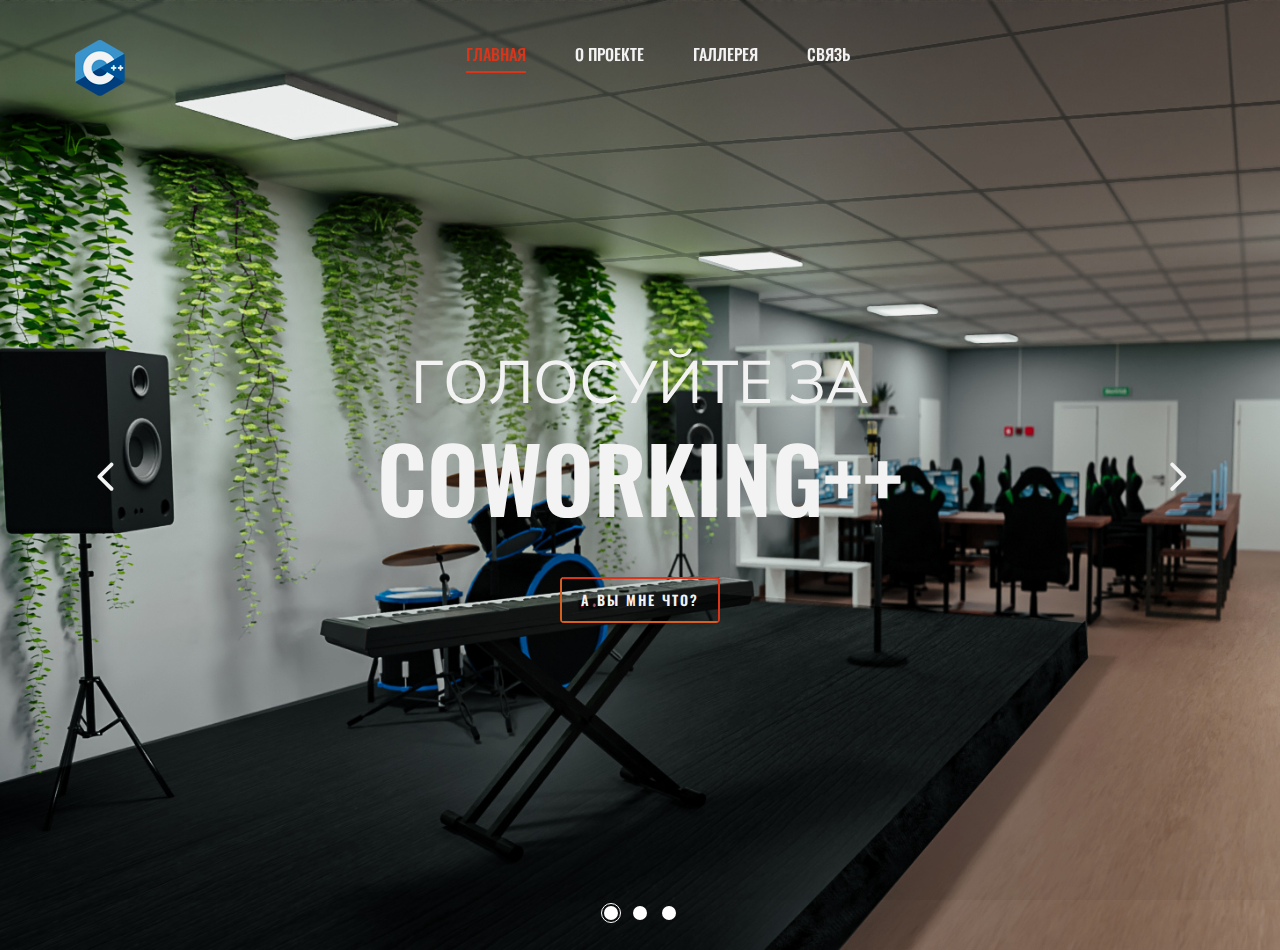
<file: index.html>
<!DOCTYPE html>
<html lang="zxx">

<head>
    <meta charset="UTF-8">
    <meta name="description" content="Activitar Template">
    <meta name="keywords" content="Activitar, unica, creative, html">
    <meta name="viewport" content="width=device-width, initial-scale=1.0">
    <meta http-equiv="X-UA-Compatible" content="ie=edge">
    <title>Coworking++</title>

    <!-- Google Font -->
    <link href="https://fonts.googleapis.com/css?family=Nunito+Sans:400,600,700,800,900&display=swap" rel="stylesheet">
    <link href="https://fonts.googleapis.com/css?family=Oswald:300,400,500,600,700&display=swap" rel="stylesheet">

    <!-- Css Styles -->
    <link rel="stylesheet" href="css/bootstrap.min.css" type="text/css">
    <link rel="stylesheet" href="css/font-awesome.min.css" type="text/css">
    <link rel="stylesheet" href="css/elegant-icons.css" type="text/css">
    <link rel="stylesheet" href="css/nice-select.css" type="text/css">
    <link rel="stylesheet" href="css/owl.carousel.min.css" type="text/css">
    <link rel="stylesheet" href="css/magnific-popup.css" type="text/css">
    <link rel="stylesheet" href="css/slicknav.min.css" type="text/css">
    <link rel="stylesheet" href="css/style.css" type="text/css">
</head>

<body>
    <!-- Page Preloder -->
    <div id="preloder">
        <div class="loader"></div>
    </div>

      <!-- Header Section Begin -->
    <header class="header-section">
        <div class="container-fluid">
            <div class="logo">
                <a href="./index.html">
                    <img src="img/logo.png" alt="">
                </a>
            </div>

            <div class="container">
                <div class="nav-menu">
                    <nav class="mainmenu mobile-menu">
                        <ul>
                            <li class="active"><a href="./index.html">Главная</a></li>
                            <li><a href="./about-us.html">О проекте</a></li>
                            <li><a href="./gallery.html">Галлерея</a></li>
                            <li><a href="./blog.html">Связь</a></li>
                        </ul>
                    </nav>
                </div>
            </div>
            <div id="mobile-menu-wrap"></div>
        </div>
    </header>
    <!-- Header End -->

    <!-- Hero Section Begin -->
    <section class="hero-section">
        <div class="hero-items owl-carousel">
            <div class="single-hero-item set-bg" data-setbg="img/слайдер/1.jpg">
                <div class="container">
                    <div class="row">
                        <div class="col-lg-12">
                            <div class="hero-text">
                                <h2>Голосуйте за</h2>
                                <h1>COWORKING++</h1>
                                <a href="#" class="primary-btn">А вы мне что?</a>
                            </div>
                        </div>
                    </div>
                </div>
            </div>
            <div class="single-hero-item set-bg" data-setbg="img/слайдер/2.jpg">
                <div class="container">
                    <div class="row">
                        <div class="col-lg-12">
                            <div class="hero-text">
                                <h2>Голосуйте за</h2>
                                <h1>COWORKING++</h1>
                                <a href="#" class="primary-btn">А вы мне что?</a>
                            </div>
                        </div>
                    </div>
                </div>
            </div>
            <div class="single-hero-item set-bg" data-setbg="img/слайдер/3.jpg">
                <div class="container">
                    <div class="row">
                        <div class="col-lg-12">
                            <div class="hero-text">
                                <h2>Голосуйте за</h2>
                                <h1>COWORKING++</h1>
                                <a href="#" class="primary-btn">А вы мне что?</a>
                            </div>
                        </div>
                    </div>
                </div>
            </div>
        </div>
    </section>


    <!-- Js Plugins -->
    <script src="js/jquery-3.3.1.min.js"></script>
    <script src="js/bootstrap.min.js"></script>
    <script src="js/jquery.magnific-popup.min.js"></script>
    <script src="js/mixitup.min.js"></script>
    <script src="js/jquery.nice-select.min.js"></script>
    <script src="js/jquery.slicknav.js"></script>
    <script src="js/owl.carousel.min.js"></script>
    <script src="js/masonry.pkgd.min.js"></script>
    <script src="js/main.js"></script>
</body>

</html>
</file>
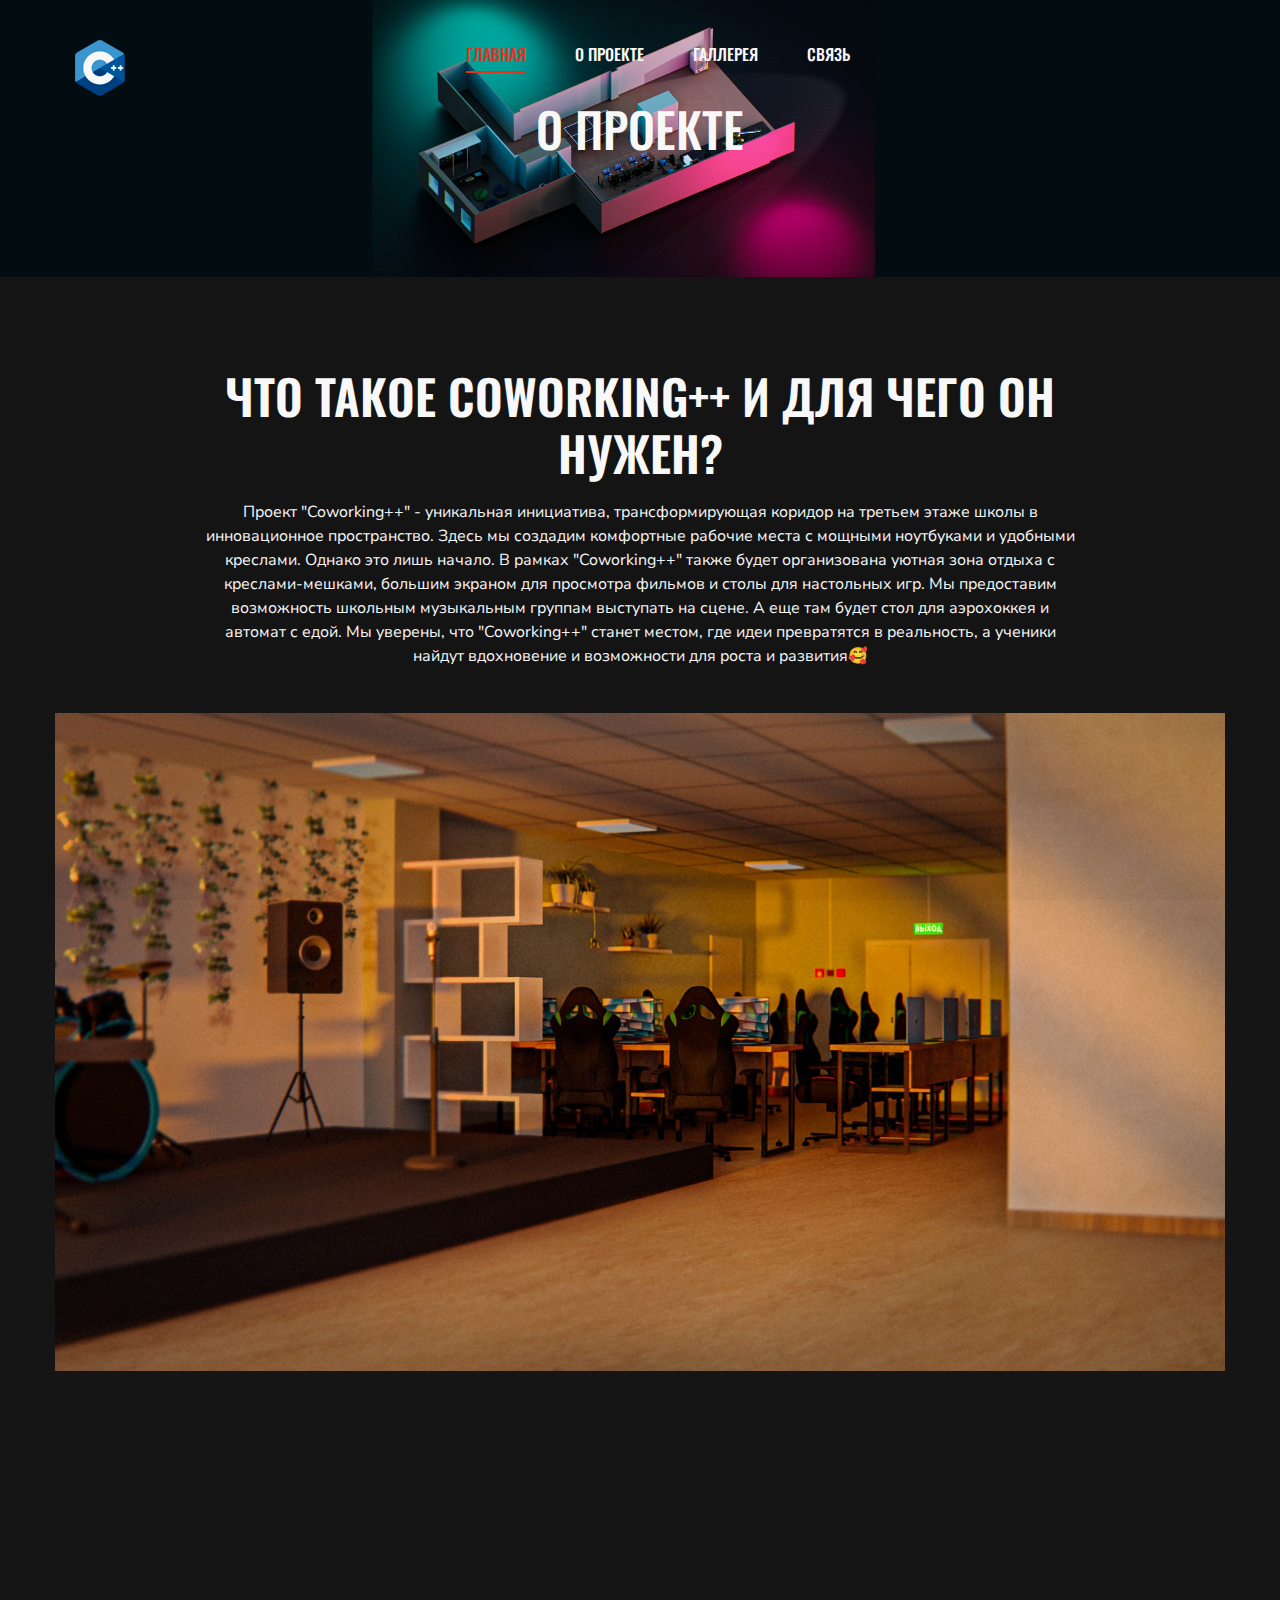
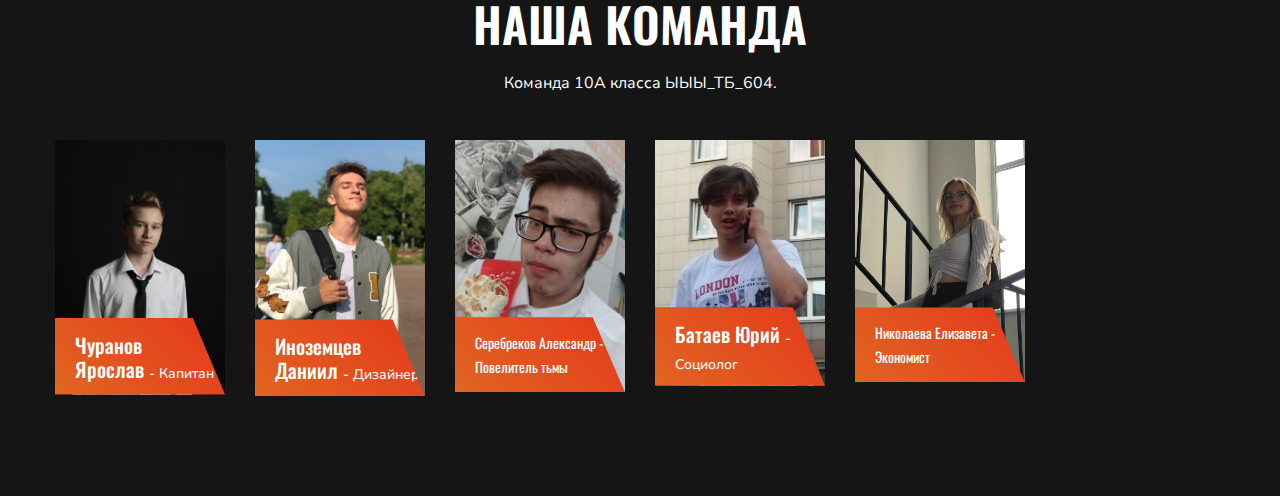
<file: about-us.html>
<!DOCTYPE html>
<html lang="zxx">

<head>
    <meta charset="UTF-8">
    <meta name="description" content="Activitar Template">
    <meta name="keywords" content="Activitar, unica, creative, html">
    <meta name="viewport" content="width=device-width, initial-scale=1.0">
    <meta http-equiv="X-UA-Compatible" content="ie=edge">
    <title>Activitar | Template</title>

    <!-- Google Font -->
    <link href="https://fonts.googleapis.com/css?family=Nunito+Sans:400,600,700,800,900&display=swap" rel="stylesheet">
    <link href="https://fonts.googleapis.com/css?family=Oswald:300,400,500,600,700&display=swap" rel="stylesheet">

    <!-- Css Styles -->
    <link rel="stylesheet" href="css/bootstrap.min.css" type="text/css">
    <link rel="stylesheet" href="css/font-awesome.min.css" type="text/css">
    <link rel="stylesheet" href="css/elegant-icons.css" type="text/css">
    <link rel="stylesheet" href="css/nice-select.css" type="text/css">
    <link rel="stylesheet" href="css/owl.carousel.min.css" type="text/css">
    <link rel="stylesheet" href="css/magnific-popup.css" type="text/css">
    <link rel="stylesheet" href="css/slicknav.min.css" type="text/css">
    <link rel="stylesheet" href="css/style.css" type="text/css">
</head>

<body>
    <!-- Page Preloder -->
    <div id="preloder">
        <div class="loader"></div>
    </div>

 
    <!-- Header Section Begin -->
    <header class="header-section">
        <div class="container-fluid">
            <div class="logo">
                <a href="./index.html">
                    <img src="img/logo.png" alt="">
                </a>
            </div>

            <div class="container">
                <div class="nav-menu">
                    <nav class="mainmenu mobile-menu">
                        <ul>
                            <li class="active"><a href="./index.html">Главная</a></li>
                            <li><a href="./about-us.html">О проекте</a></li>
                            <li><a href="./gallery.html">Галлерея</a></li>
                            <li><a href="./blog.html">Связь</a></li>
                        </ul>
                    </nav>
                </div>
            </div>
            <div id="mobile-menu-wrap"></div>
        </div>
    </header>
    <!-- Header End -->

    <!-- Breadcrumb Section Begin -->
    <section class="breadcrumb-section set-bg spad" data-setbg="img/main.jpg">
        <div class="container">
            <div class="row">
                <div class="col-lg-12">
                    <div class="breadcrumb-text">
                        <h2>О проекте</h2>
                    </div>
                </div>
            </div>
        </div>
    </section>
    <!-- Breadcrumb End -->

    <!-- Aboutus Section Begin -->
    <section class="aboutus-section spad">
        <div class="container">
            <div class="aboutus-page-text">
                    <div class="row">
                        <div class="col-xl-9 col-lg-10 m-auto">
                        <div class="section-title">
                            <h2>Что такое Coworking++ и для чего он нужен?</h2>
                            <p>Проект "Coworking++" - уникальная инициатива, трансформирующая коридор на третьем этаже школы в инновационное пространство. Здесь мы создадим комфортные рабочие места с мощными ноутбуками и удобными креслами.

Однако это лишь начало. В рамках "Coworking++" также будет организована уютная зона отдыха с креслами-мешками, большим экраном для просмотра фильмов и столы для настольных игр. Мы предоставим возможность школьным музыкальным группам выступать на сцене. А еще там будет стол для аэрохоккея и автомат с едой.

Мы уверены, что "Coworking++" станет местом, где идеи превратятся в реальность, а ученики найдут вдохновение и возможности для роста и развития🥰</p>
                        </div>
                    </div>
                </div>
                <img src="img/about-us.jpg" alt="">
            </div>
        </div>
    </section>
    <!-- Aboutus Section End -->


    <!-- Trainer Section Begin -->
    <section class="trainer-section spad">
        <div class="container">
            <div class="row">
                <div class="col-lg-12">
                    <div class="section-title">
                        <h2>Наша команда</h2>
                        <p>Команда 10А класса ЫЫЫ_ТБ_604.</p>
                    </div>
                </div>
            </div>
            <div class="row">
                <div class="col-lg-2 col-sm-5">
                    <div class="trainer-item">
                        <div class="ti-pic">
                            <img src="img/trainer/trainer-1.jpg" alt="">
                            <div class="trainer-text">
                                <h5>Чуранов</h5> <h5>Ярослав <span>- Капитан</span></h5>
                            </div>
                        </div>
                    </div>
                </div>

				<div class="col-lg-2 col-sm-5">
                    <div class="trainer-item">
                        <div class="ti-pic">
                            <img src="img/trainer/trainer-2.jpg" alt="">
                            <div class="trainer-text">
                                <h5>Иноземцев Даниил <span>- Дизайнер</span></h5>
                            </div>
                        </div>
                    </div>
                </div>

				<div class="col-lg-2 col-sm-5">
                    <div class="trainer-item">
                        <div class="ti-pic">
                            <img src="img/trainer/trainer-3.jpg" alt="">
                            <div class="trainer-text">
                                <h8>Серебреков Александр <span>- Повелитель тьмы</span></h8>
                            </div>
                        </div>
                    </div>
                </div>

				<div class="col-lg-2 col-sm-5">
                    <div class="trainer-item">
                        <div class="ti-pic">
                            <img src="img/trainer/trainer-4.jpg" alt="">
                            <div class="trainer-text">
                                <h5>Батаев Юрий <span>- 
Социолог</span></h5>
                            </div>
                        </div>
                    </div>
                </div>

				<div class="col-lg-2 col-sm-5">
                    <div class="trainer-item">
                        <div class="ti-pic">
                            <img src="img/trainer/trainer-5.jpg" alt="">
                            <div class="trainer-text">
                                <h8>Николаева Елизавета <span>- Экономист</span></h8>
                            </div>
                        </div>
                    </div>
                </div>





            </div>
        </div>
    </section>
    <!-- Trainer Section End -->

 
   

    <!-- Js Plugins -->
    <script src="js/jquery-3.3.1.min.js"></script>
    <script src="js/bootstrap.min.js"></script>
    <script src="js/jquery.magnific-popup.min.js"></script>
    <script src="js/mixitup.min.js"></script>
    <script src="js/jquery.nice-select.min.js"></script>
    <script src="js/jquery.slicknav.js"></script>
    <script src="js/owl.carousel.min.js"></script>
    <script src="js/masonry.pkgd.min.js"></script>
    <script src="js/main.js"></script>
</body>

</html>
</file>
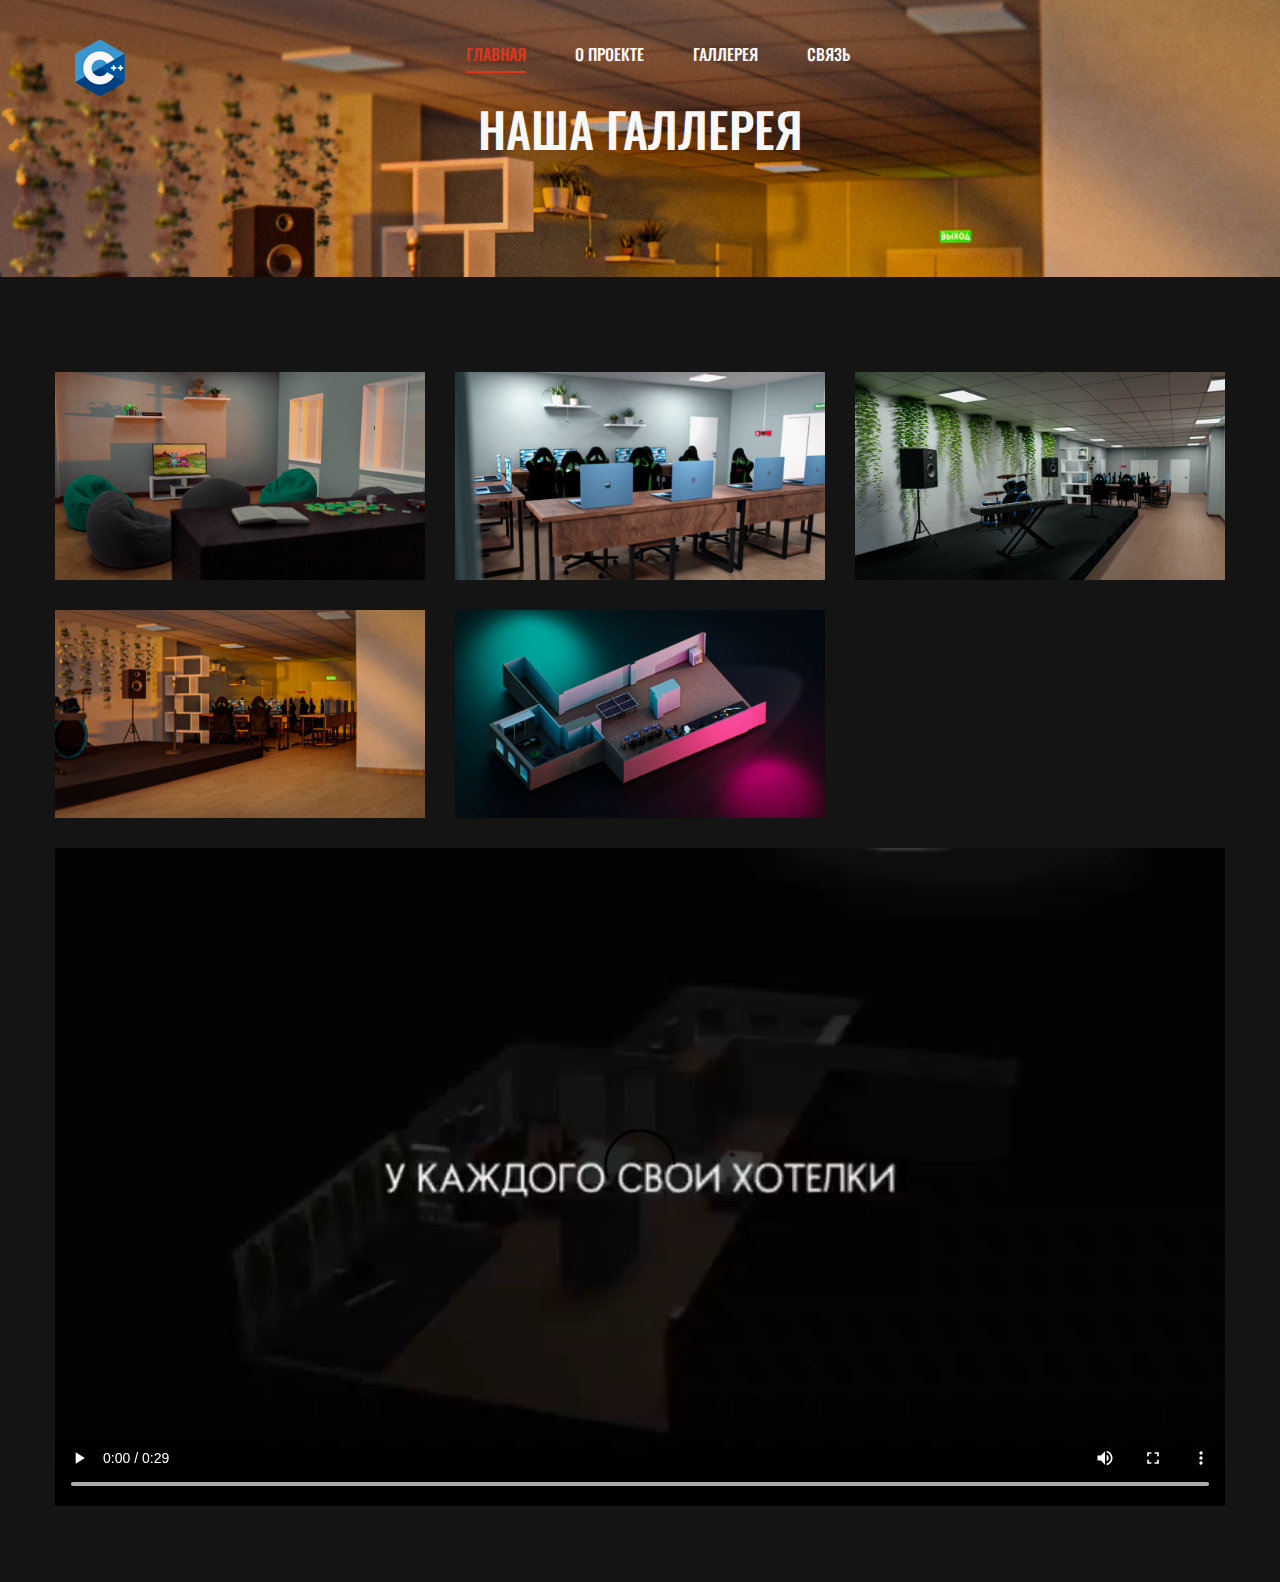
<file: gallery.html>
<!DOCTYPE html>
<html lang="zxx">

<head>
    <meta charset="UTF-8">
    <meta name="description" content="Activitar Template">
    <meta name="keywords" content="Activitar, unica, creative, html">
    <meta name="viewport" content="width=device-width, initial-scale=1.0">
    <meta http-equiv="X-UA-Compatible" content="ie=edge">
    <title>Activitar | Template</title>

    <!-- Google Font -->
    <link href="https://fonts.googleapis.com/css?family=Nunito+Sans:400,600,700,800,900&display=swap" rel="stylesheet">
    <link href="https://fonts.googleapis.com/css?family=Oswald:300,400,500,600,700&display=swap" rel="stylesheet">

    <!-- Css Styles -->
    <link rel="stylesheet" href="css/bootstrap.min.css" type="text/css">
    <link rel="stylesheet" href="css/font-awesome.min.css" type="text/css">
    <link rel="stylesheet" href="css/elegant-icons.css" type="text/css">
    <link rel="stylesheet" href="css/nice-select.css" type="text/css">
    <link rel="stylesheet" href="css/owl.carousel.min.css" type="text/css">
    <link rel="stylesheet" href="css/magnific-popup.css" type="text/css">
    <link rel="stylesheet" href="css/slicknav.min.css" type="text/css">
    <link rel="stylesheet" href="css/style.css" type="text/css">
</head>

<body>
    <!-- Page Preloder -->
    <div id="preloder">
        <div class="loader"></div>
    </div>

      <!-- Header Section Begin -->
    <header class="header-section">
        <div class="container-fluid">
            <div class="logo">
                <a href="./index.html">
                    <img src="img/logo.png" alt="">
                </a>
            </div>

            <div class="container">
                <div class="nav-menu">
                    <nav class="mainmenu mobile-menu">
                        <ul>
                            <li class="active"><a href="./index.html">Главная</a></li>
                            <li><a href="./about-us.html">О проекте</a></li>
                            <li><a href="./gallery.html">Галлерея</a></li>
                            <li><a href="./blog.html">Связь</a></li>
                        </ul>
                    </nav>
                </div>
            </div>
            <div id="mobile-menu-wrap"></div>
        </div>
    </header>
    <!-- Header End -->

    <!-- Breadcrumb Section Begin -->
    <section class="breadcrumb-section set-bg spad" data-setbg="img/about-bread.jpg">
        <div class="container">
            <div class="row">
                <div class="col-lg-12">
                    <div class="breadcrumb-text">
                        <h2>Наша галлерея</h2>
                    </div>
                </div>
            </div>
        </div>
    </section>
    <!-- Breadcrumb End -->

    <!-- Gallery Section Begin -->
    <section class="gallery-section spad">
        <div class="container">
            <div class="row gallery-filter">



                <div class="col-lg-4 col-sm-6 mix crossfit workout">
                    <div class="gallery-item">
                        <img src="img/gallery/gallery-1.jpg"" alt="">
                        <div class="gi-hover-warp">
                            <div class="gi-hover">
                                <a href="img/gallery/gallery-1.jpg" class="image-popup"><i class="fa fa-search-plus"></i></a>
                                <h6>Чилл-зона <span>Общайтесь, играйте в настолки, смотрите фильмы</span></h6>
                            </div>
                        </div>
                    </div>
                </div>

                <div class="col-lg-4 col-sm-6 mix crossfit workout">
                    <div class="gallery-item">
                        <img src="img/gallery/gallery-2.jpg"" alt="">
                        <div class="gi-hover-warp">
                            <div class="gi-hover">
                                <a href="img/gallery/gallery-2.jpg" class="image-popup"><i class="fa fa-search-plus"></i></a>
                                <h6>Рабочая зона <span>Работайте за мощными ноутбуками и функциональными столами</span></h6>
                            </div>
                        </div>
                    </div>
                </div>

                <div class="col-lg-4 col-sm-6 mix crossfit workout">
                    <div class="gallery-item">
                        <img src="img/gallery/gallery-3.jpg"" alt="">
                        <div class="gi-hover-warp">
                            <div class="gi-hover">
                                <a href="img/gallery/gallery-3.jpg" class="image-popup"><i class="fa fa-search-plus"></i></a>
                                <h6>Сцена <span>Для выступлений школьных групп и спикеров</span></h6>
                            </div>
                        </div>
                    </div>
                </div>

                <div class="col-lg-4 col-sm-6 mix crossfit workout">
                    <div class="gallery-item">
                        <img src="img/gallery/gallery-4.jpg"" alt="">
                        <div class="gi-hover-warp">
                            <div class="gi-hover">
                                <a href="img/gallery/gallery-4.jpg" class="image-popup"><i class="fa fa-search-plus"></i></a>
                                <h6>Coworking++ <span>место, где работа и отдых становятся творчеством и весельем</span></h6>
                            </div>
                        </div>
                    </div>
                </div>

                <div class="col-lg-4 col-sm-6 mix crossfit workout">
                    <div class="gallery-item">
                        <img src="img/gallery/gallery-5.jpg"" alt="">
                        <div class="gi-hover-warp">
                            <div class="gi-hover">
                                <a href="img/gallery/gallery-5.jpg" class="image-popup"><i class="fa fa-search-plus"></i></a>
                                <h6>Различные активности в одном месте <span>вы сможете сыграть в аэрохоккей, а если проголодаетесь - купить перекус в автомате</span></h6>
                            </div>
                        </div>
                    </div>
                </div>                
            </div>
<div class="row">
                <div class="col-lg-12">
                    <!-- Video section -->
                    <video width="100%" height="auto" controls>
                        <source src="img/gallery/lol.mp4" type="video/mp4">
                        Your browser does not support the video tag.
                    </video>
                </div>
            </div>
        </div>
    </section>
    <!-- Gallery Section End -->




    <!-- Js Plugins -->
    <script src="js/jquery-3.3.1.min.js"></script>
    <script src="js/bootstrap.min.js"></script>
    <script src="js/jquery.magnific-popup.min.js"></script>
    <script src="js/mixitup.min.js"></script>
    <script src="js/jquery.nice-select.min.js"></script>
    <script src="js/jquery.slicknav.js"></script>
    <script src="js/owl.carousel.min.js"></script>
    <script src="js/masonry.pkgd.min.js"></script>
    <script src="js/main.js"></script>
</body>

</html>
</file>
<file: css/elegant-icons.css>
@font-face {
	font-family: 'ElegantIcons';
	src:url('../fonts/ElegantIcons.eot');
	src:url('../fonts/ElegantIcons.eot?#iefix') format('embedded-opentype'),
		url('../fonts/ElegantIcons.woff') format('woff'),
		url('../fonts/ElegantIcons.ttf') format('truetype'),
		url('../fonts/ElegantIcons.svg#ElegantIcons') format('svg');
	font-weight: normal;
	font-style: normal;
}

/* Use the following CSS code if you want to use data attributes for inserting your icons */
[data-icon]:before {
	font-family: 'ElegantIcons';
	content: attr(data-icon);
	speak: none;
	font-weight: normal;
	font-variant: normal;
	text-transform: none;
	line-height: 1;
	-webkit-font-smoothing: antialiased;
	-moz-osx-font-smoothing: grayscale;
}

/* Use the following CSS code if you want to have a class per icon */
/*
Instead of a list of all class selectors,
you can use the generic selector below, but it's slower:
[class*="your-class-prefix"] {
*/
.arrow_up, .arrow_down, .arrow_left, .arrow_right, .arrow_left-up, .arrow_right-up, .arrow_right-down, .arrow_left-down, .arrow-up-down, .arrow_up-down_alt, .arrow_left-right_alt, .arrow_left-right, .arrow_expand_alt2, .arrow_expand_alt, .arrow_condense, .arrow_expand, .arrow_move, .arrow_carrot-up, .arrow_carrot-down, .arrow_carrot-left, .arrow_carrot-right, .arrow_carrot-2up, .arrow_carrot-2down, .arrow_carrot-2left, .arrow_carrot-2right, .arrow_carrot-up_alt2, .arrow_carrot-down_alt2, .arrow_carrot-left_alt2, .arrow_carrot-right_alt2, .arrow_carrot-2up_alt2, .arrow_carrot-2down_alt2, .arrow_carrot-2left_alt2, .arrow_carrot-2right_alt2, .arrow_triangle-up, .arrow_triangle-down, .arrow_triangle-left, .arrow_triangle-right, .arrow_triangle-up_alt2, .arrow_triangle-down_alt2, .arrow_triangle-left_alt2, .arrow_triangle-right_alt2, .arrow_back, .icon_minus-06, .icon_plus, .icon_close, .icon_check, .icon_minus_alt2, .icon_plus_alt2, .icon_close_alt2, .icon_check_alt2, .icon_zoom-out_alt, .icon_zoom-in_alt, .icon_search, .icon_box-empty, .icon_box-selected, .icon_minus-box, .icon_plus-box, .icon_box-checked, .icon_circle-empty, .icon_circle-slelected, .icon_stop_alt2, .icon_stop, .icon_pause_alt2, .icon_pause, .icon_menu, .icon_menu-square_alt2, .icon_menu-circle_alt2, .icon_ul, .icon_ol, .icon_adjust-horiz, .icon_adjust-vert, .icon_document_alt, .icon_documents_alt, .icon_pencil, .icon_pencil-edit_alt, .icon_pencil-edit, .icon_folder-alt, .icon_folder-open_alt, .icon_folder-add_alt, .icon_info_alt, .icon_error-oct_alt, .icon_error-circle_alt, .icon_error-triangle_alt, .icon_question_alt2, .icon_question, .icon_comment_alt, .icon_chat_alt, .icon_vol-mute_alt, .icon_volume-low_alt, .icon_volume-high_alt, .icon_quotations, .icon_quotations_alt2, .icon_clock_alt, .icon_lock_alt, .icon_lock-open_alt, .icon_key_alt, .icon_cloud_alt, .icon_cloud-upload_alt, .icon_cloud-download_alt, .icon_image, .icon_images, .icon_lightbulb_alt, .icon_gift_alt, .icon_house_alt, .icon_genius, .icon_mobile, .icon_tablet, .icon_laptop, .icon_desktop, .icon_camera_alt, .icon_mail_alt, .icon_cone_alt, .icon_ribbon_alt, .icon_bag_alt, .icon_creditcard, .icon_cart_alt, .icon_paperclip, .icon_tag_alt, .icon_tags_alt, .icon_trash_alt, .icon_cursor_alt, .icon_mic_alt, .icon_compass_alt, .icon_pin_alt, .icon_pushpin_alt, .icon_map_alt, .icon_drawer_alt, .icon_toolbox_alt, .icon_book_alt, .icon_calendar, .icon_film, .icon_table, .icon_contacts_alt, .icon_headphones, .icon_lifesaver, .icon_piechart, .icon_refresh, .icon_link_alt, .icon_link, .icon_loading, .icon_blocked, .icon_archive_alt, .icon_heart_alt, .icon_star_alt, .icon_star-half_alt, .icon_star, .icon_star-half, .icon_tools, .icon_tool, .icon_cog, .icon_cogs, .arrow_up_alt, .arrow_down_alt, .arrow_left_alt, .arrow_right_alt, .arrow_left-up_alt, .arrow_right-up_alt, .arrow_right-down_alt, .arrow_left-down_alt, .arrow_condense_alt, .arrow_expand_alt3, .arrow_carrot_up_alt, .arrow_carrot-down_alt, .arrow_carrot-left_alt, .arrow_carrot-right_alt, .arrow_carrot-2up_alt, .arrow_carrot-2dwnn_alt, .arrow_carrot-2left_alt, .arrow_carrot-2right_alt, .arrow_triangle-up_alt, .arrow_triangle-down_alt, .arrow_triangle-left_alt, .arrow_triangle-right_alt, .icon_minus_alt, .icon_plus_alt, .icon_close_alt, .icon_check_alt, .icon_zoom-out, .icon_zoom-in, .icon_stop_alt, .icon_menu-square_alt, .icon_menu-circle_alt, .icon_document, .icon_documents, .icon_pencil_alt, .icon_folder, .icon_folder-open, .icon_folder-add, .icon_folder_upload, .icon_folder_download, .icon_info, .icon_error-circle, .icon_error-oct, .icon_error-triangle, .icon_question_alt, .icon_comment, .icon_chat, .icon_vol-mute, .icon_volume-low, .icon_volume-high, .icon_quotations_alt, .icon_clock, .icon_lock, .icon_lock-open, .icon_key, .icon_cloud, .icon_cloud-upload, .icon_cloud-download, .icon_lightbulb, .icon_gift, .icon_house, .icon_camera, .icon_mail, .icon_cone, .icon_ribbon, .icon_bag, .icon_cart, .icon_tag, .icon_tags, .icon_trash, .icon_cursor, .icon_mic, .icon_compass, .icon_pin, .icon_pushpin, .icon_map, .icon_drawer, .icon_toolbox, .icon_book, .icon_contacts, .icon_archive, .icon_heart, .icon_profile, .icon_group, .icon_grid-2x2, .icon_grid-3x3, .icon_music, .icon_pause_alt, .icon_phone, .icon_upload, .icon_download, .social_facebook, .social_twitter, .social_pinterest, .social_googleplus, .social_tumblr, .social_tumbleupon, .social_wordpress, .social_instagram, .social_dribbble, .social_vimeo, .social_linkedin, .social_rss, .social_deviantart, .social_share, .social_myspace, .social_skype, .social_youtube, .social_picassa, .social_googledrive, .social_flickr, .social_blogger, .social_spotify, .social_delicious, .social_facebook_circle, .social_twitter_circle, .social_pinterest_circle, .social_googleplus_circle, .social_tumblr_circle, .social_stumbleupon_circle, .social_wordpress_circle, .social_instagram_circle, .social_dribbble_circle, .social_vimeo_circle, .social_linkedin_circle, .social_rss_circle, .social_deviantart_circle, .social_share_circle, .social_myspace_circle, .social_skype_circle, .social_youtube_circle, .social_picassa_circle, .social_googledrive_alt2, .social_flickr_circle, .social_blogger_circle, .social_spotify_circle, .social_delicious_circle, .social_facebook_square, .social_twitter_square, .social_pinterest_square, .social_googleplus_square, .social_tumblr_square, .social_stumbleupon_square, .social_wordpress_square, .social_instagram_square, .social_dribbble_square, .social_vimeo_square, .social_linkedin_square, .social_rss_square, .social_deviantart_square, .social_share_square, .social_myspace_square, .social_skype_square, .social_youtube_square, .social_picassa_square, .social_googledrive_square, .social_flickr_square, .social_blogger_square, .social_spotify_square, .social_delicious_square, .icon_printer, .icon_calulator, .icon_building, .icon_floppy, .icon_drive, .icon_search-2, .icon_id, .icon_id-2, .icon_puzzle, .icon_like, .icon_dislike, .icon_mug, .icon_currency, .icon_wallet, .icon_pens, .icon_easel, .icon_flowchart, .icon_datareport, .icon_briefcase, .icon_shield, .icon_percent, .icon_globe, .icon_globe-2, .icon_target, .icon_hourglass, .icon_balance, .icon_rook, .icon_printer-alt, .icon_calculator_alt, .icon_building_alt, .icon_floppy_alt, .icon_drive_alt, .icon_search_alt, .icon_id_alt, .icon_id-2_alt, .icon_puzzle_alt, .icon_like_alt, .icon_dislike_alt, .icon_mug_alt, .icon_currency_alt, .icon_wallet_alt, .icon_pens_alt, .icon_easel_alt, .icon_flowchart_alt, .icon_datareport_alt, .icon_briefcase_alt, .icon_shield_alt, .icon_percent_alt, .icon_globe_alt, .icon_clipboard {
	font-family: 'ElegantIcons';
	speak: none;
	font-style: normal;
	font-weight: normal;
	font-variant: normal;
	text-transform: none;
	line-height: 1;
	-webkit-font-smoothing: antialiased;
}
.arrow_up:before {
	content: "\21";
}
.arrow_down:before {
	content: "\22";
}
.arrow_left:before {
	content: "\23";
}
.arrow_right:before {
	content: "\24";
}
.arrow_left-up:before {
	content: "\25";
}
.arrow_right-up:before {
	content: "\26";
}
.arrow_right-down:before {
	content: "\27";
}
.arrow_left-down:before {
	content: "\28";
}
.arrow-up-down:before {
	content: "\29";
}
.arrow_up-down_alt:before {
	content: "\2a";
}
.arrow_left-right_alt:before {
	content: "\2b";
}
.arrow_left-right:before {
	content: "\2c";
}
.arrow_expand_alt2:before {
	content: "\2d";
}
.arrow_expand_alt:before {
	content: "\2e";
}
.arrow_condense:before {
	content: "\2f";
}
.arrow_expand:before {
	content: "\30";
}
.arrow_move:before {
	content: "\31";
}
.arrow_carrot-up:before {
	content: "\32";
}
.arrow_carrot-down:before {
	content: "\33";
}
.arrow_carrot-left:before {
	content: "\34";
}
.arrow_carrot-right:before {
	content: "\35";
}
.arrow_carrot-2up:before {
	content: "\36";
}
.arrow_carrot-2down:before {
	content: "\37";
}
.arrow_carrot-2left:before {
	content: "\38";
}
.arrow_carrot-2right:before {
	content: "\39";
}
.arrow_carrot-up_alt2:before {
	content: "\3a";
}
.arrow_carrot-down_alt2:before {
	content: "\3b";
}
.arrow_carrot-left_alt2:before {
	content: "\3c";
}
.arrow_carrot-right_alt2:before {
	content: "\3d";
}
.arrow_carrot-2up_alt2:before {
	content: "\3e";
}
.arrow_carrot-2down_alt2:before {
	content: "\3f";
}
.arrow_carrot-2left_alt2:before {
	content: "\40";
}
.arrow_carrot-2right_alt2:before {
	content: "\41";
}
.arrow_triangle-up:before {
	content: "\42";
}
.arrow_triangle-down:before {
	content: "\43";
}
.arrow_triangle-left:before {
	content: "\44";
}
.arrow_triangle-right:before {
	content: "\45";
}
.arrow_triangle-up_alt2:before {
	content: "\46";
}
.arrow_triangle-down_alt2:before {
	content: "\47";
}
.arrow_triangle-left_alt2:before {
	content: "\48";
}
.arrow_triangle-right_alt2:before {
	content: "\49";
}
.arrow_back:before {
	content: "\4a";
}
.icon_minus-06:before {
	content: "\4b";
}
.icon_plus:before {
	content: "\4c";
}
.icon_close:before {
	content: "\4d";
}
.icon_check:before {
	content: "\4e";
}
.icon_minus_alt2:before {
	content: "\4f";
}
.icon_plus_alt2:before {
	content: "\50";
}
.icon_close_alt2:before {
	content: "\51";
}
.icon_check_alt2:before {
	content: "\52";
}
.icon_zoom-out_alt:before {
	content: "\53";
}
.icon_zoom-in_alt:before {
	content: "\54";
}
.icon_search:before {
	content: "\55";
}
.icon_box-empty:before {
	content: "\56";
}
.icon_box-selected:before {
	content: "\57";
}
.icon_minus-box:before {
	content: "\58";
}
.icon_plus-box:before {
	content: "\59";
}
.icon_box-checked:before {
	content: "\5a";
}
.icon_circle-empty:before {
	content: "\5b";
}
.icon_circle-slelected:before {
	content: "\5c";
}
.icon_stop_alt2:before {
	content: "\5d";
}
.icon_stop:before {
	content: "\5e";
}
.icon_pause_alt2:before {
	content: "\5f";
}
.icon_pause:before {
	content: "\60";
}
.icon_menu:before {
	content: "\61";
}
.icon_menu-square_alt2:before {
	content: "\62";
}
.icon_menu-circle_alt2:before {
	content: "\63";
}
.icon_ul:before {
	content: "\64";
}
.icon_ol:before {
	content: "\65";
}
.icon_adjust-horiz:before {
	content: "\66";
}
.icon_adjust-vert:before {
	content: "\67";
}
.icon_document_alt:before {
	content: "\68";
}
.icon_documents_alt:before {
	content: "\69";
}
.icon_pencil:before {
	content: "\6a";
}
.icon_pencil-edit_alt:before {
	content: "\6b";
}
.icon_pencil-edit:before {
	content: "\6c";
}
.icon_folder-alt:before {
	content: "\6d";
}
.icon_folder-open_alt:before {
	content: "\6e";
}
.icon_folder-add_alt:before {
	content: "\6f";
}
.icon_info_alt:before {
	content: "\70";
}
.icon_error-oct_alt:before {
	content: "\71";
}
.icon_error-circle_alt:before {
	content: "\72";
}
.icon_error-triangle_alt:before {
	content: "\73";
}
.icon_question_alt2:before {
	content: "\74";
}
.icon_question:before {
	content: "\75";
}
.icon_comment_alt:before {
	content: "\76";
}
.icon_chat_alt:before {
	content: "\77";
}
.icon_vol-mute_alt:before {
	content: "\78";
}
.icon_volume-low_alt:before {
	content: "\79";
}
.icon_volume-high_alt:before {
	content: "\7a";
}
.icon_quotations:before {
	content: "\7b";
}
.icon_quotations_alt2:before {
	content: "\7c";
}
.icon_clock_alt:before {
	content: "\7d";
}
.icon_lock_alt:before {
	content: "\7e";
}
.icon_lock-open_alt:before {
	content: "\e000";
}
.icon_key_alt:before {
	content: "\e001";
}
.icon_cloud_alt:before {
	content: "\e002";
}
.icon_cloud-upload_alt:before {
	content: "\e003";
}
.icon_cloud-download_alt:before {
	content: "\e004";
}
.icon_image:before {
	content: "\e005";
}
.icon_images:before {
	content: "\e006";
}
.icon_lightbulb_alt:before {
	content: "\e007";
}
.icon_gift_alt:before {
	content: "\e008";
}
.icon_house_alt:before {
	content: "\e009";
}
.icon_genius:before {
	content: "\e00a";
}
.icon_mobile:before {
	content: "\e00b";
}
.icon_tablet:before {
	content: "\e00c";
}
.icon_laptop:before {
	content: "\e00d";
}
.icon_desktop:before {
	content: "\e00e";
}
.icon_camera_alt:before {
	content: "\e00f";
}
.icon_mail_alt:before {
	content: "\e010";
}
.icon_cone_alt:before {
	content: "\e011";
}
.icon_ribbon_alt:before {
	content: "\e012";
}
.icon_bag_alt:before {
	content: "\e013";
}
.icon_creditcard:before {
	content: "\e014";
}
.icon_cart_alt:before {
	content: "\e015";
}
.icon_paperclip:before {
	content: "\e016";
}
.icon_tag_alt:before {
	content: "\e017";
}
.icon_tags_alt:before {
	content: "\e018";
}
.icon_trash_alt:before {
	content: "\e019";
}
.icon_cursor_alt:before {
	content: "\e01a";
}
.icon_mic_alt:before {
	content: "\e01b";
}
.icon_compass_alt:before {
	content: "\e01c";
}
.icon_pin_alt:before {
	content: "\e01d";
}
.icon_pushpin_alt:before {
	content: "\e01e";
}
.icon_map_alt:before {
	content: "\e01f";
}
.icon_drawer_alt:before {
	content: "\e020";
}
.icon_toolbox_alt:before {
	content: "\e021";
}
.icon_book_alt:before {
	content: "\e022";
}
.icon_calendar:before {
	content: "\e023";
}
.icon_film:before {
	content: "\e024";
}
.icon_table:before {
	content: "\e025";
}
.icon_contacts_alt:before {
	content: "\e026";
}
.icon_headphones:before {
	content: "\e027";
}
.icon_lifesaver:before {
	content: "\e028";
}
.icon_piechart:before {
	content: "\e029";
}
.icon_refresh:before {
	content: "\e02a";
}
.icon_link_alt:before {
	content: "\e02b";
}
.icon_link:before {
	content: "\e02c";
}
.icon_loading:before {
	content: "\e02d";
}
.icon_blocked:before {
	content: "\e02e";
}
.icon_archive_alt:before {
	content: "\e02f";
}
.icon_heart_alt:before {
	content: "\e030";
}
.icon_star_alt:before {
	content: "\e031";
}
.icon_star-half_alt:before {
	content: "\e032";
}
.icon_star:before {
	content: "\e033";
}
.icon_star-half:before {
	content: "\e034";
}
.icon_tools:before {
	content: "\e035";
}
.icon_tool:before {
	content: "\e036";
}
.icon_cog:before {
	content: "\e037";
}
.icon_cogs:before {
	content: "\e038";
}
.arrow_up_alt:before {
	content: "\e039";
}
.arrow_down_alt:before {
	content: "\e03a";
}
.arrow_left_alt:before {
	content: "\e03b";
}
.arrow_right_alt:before {
	content: "\e03c";
}
.arrow_left-up_alt:before {
	content: "\e03d";
}
.arrow_right-up_alt:before {
	content: "\e03e";
}
.arrow_right-down_alt:before {
	content: "\e03f";
}
.arrow_left-down_alt:before {
	content: "\e040";
}
.arrow_condense_alt:before {
	content: "\e041";
}
.arrow_expand_alt3:before {
	content: "\e042";
}
.arrow_carrot_up_alt:before {
	content: "\e043";
}
.arrow_carrot-down_alt:before {
	content: "\e044";
}
.arrow_carrot-left_alt:before {
	content: "\e045";
}
.arrow_carrot-right_alt:before {
	content: "\e046";
}
.arrow_carrot-2up_alt:before {
	content: "\e047";
}
.arrow_carrot-2dwnn_alt:before {
	content: "\e048";
}
.arrow_carrot-2left_alt:before {
	content: "\e049";
}
.arrow_carrot-2right_alt:before {
	content: "\e04a";
}
.arrow_triangle-up_alt:before {
	content: "\e04b";
}
.arrow_triangle-down_alt:before {
	content: "\e04c";
}
.arrow_triangle-left_alt:before {
	content: "\e04d";
}
.arrow_triangle-right_alt:before {
	content: "\e04e";
}
.icon_minus_alt:before {
	content: "\e04f";
}
.icon_plus_alt:before {
	content: "\e050";
}
.icon_close_alt:before {
	content: "\e051";
}
.icon_check_alt:before {
	content: "\e052";
}
.icon_zoom-out:before {
	content: "\e053";
}
.icon_zoom-in:before {
	content: "\e054";
}
.icon_stop_alt:before {
	content: "\e055";
}
.icon_menu-square_alt:before {
	content: "\e056";
}
.icon_menu-circle_alt:before {
	content: "\e057";
}
.icon_document:before {
	content: "\e058";
}
.icon_documents:before {
	content: "\e059";
}
.icon_pencil_alt:before {
	content: "\e05a";
}
.icon_folder:before {
	content: "\e05b";
}
.icon_folder-open:before {
	content: "\e05c";
}
.icon_folder-add:before {
	content: "\e05d";
}
.icon_folder_upload:before {
	content: "\e05e";
}
.icon_folder_download:before {
	content: "\e05f";
}
.icon_info:before {
	content: "\e060";
}
.icon_error-circle:before {
	content: "\e061";
}
.icon_error-oct:before {
	content: "\e062";
}
.icon_error-triangle:before {
	content: "\e063";
}
.icon_question_alt:before {
	content: "\e064";
}
.icon_comment:before {
	content: "\e065";
}
.icon_chat:before {
	content: "\e066";
}
.icon_vol-mute:before {
	content: "\e067";
}
.icon_volume-low:before {
	content: "\e068";
}
.icon_volume-high:before {
	content: "\e069";
}
.icon_quotations_alt:before {
	content: "\e06a";
}
.icon_clock:before {
	content: "\e06b";
}
.icon_lock:before {
	content: "\e06c";
}
.icon_lock-open:before {
	content: "\e06d";
}
.icon_key:before {
	content: "\e06e";
}
.icon_cloud:before {
	content: "\e06f";
}
.icon_cloud-upload:before {
	content: "\e070";
}
.icon_cloud-download:before {
	content: "\e071";
}
.icon_lightbulb:before {
	content: "\e072";
}
.icon_gift:before {
	content: "\e073";
}
.icon_house:before {
	content: "\e074";
}
.icon_camera:before {
	content: "\e075";
}
.icon_mail:before {
	content: "\e076";
}
.icon_cone:before {
	content: "\e077";
}
.icon_ribbon:before {
	content: "\e078";
}
.icon_bag:before {
	content: "\e079";
}
.icon_cart:before {
	content: "\e07a";
}
.icon_tag:before {
	content: "\e07b";
}
.icon_tags:before {
	content: "\e07c";
}
.icon_trash:before {
	content: "\e07d";
}
.icon_cursor:before {
	content: "\e07e";
}
.icon_mic:before {
	content: "\e07f";
}
.icon_compass:before {
	content: "\e080";
}
.icon_pin:before {
	content: "\e081";
}
.icon_pushpin:before {
	content: "\e082";
}
.icon_map:before {
	content: "\e083";
}
.icon_drawer:before {
	content: "\e084";
}
.icon_toolbox:before {
	content: "\e085";
}
.icon_book:before {
	content: "\e086";
}
.icon_contacts:before {
	content: "\e087";
}
.icon_archive:before {
	content: "\e088";
}
.icon_heart:before {
	content: "\e089";
}
.icon_profile:before {
	content: "\e08a";
}
.icon_group:before {
	content: "\e08b";
}
.icon_grid-2x2:before {
	content: "\e08c";
}
.icon_grid-3x3:before {
	content: "\e08d";
}
.icon_music:before {
	content: "\e08e";
}
.icon_pause_alt:before {
	content: "\e08f";
}
.icon_phone:before {
	content: "\e090";
}
.icon_upload:before {
	content: "\e091";
}
.icon_download:before {
	content: "\e092";
}
.social_facebook:before {
	content: "\e093";
}
.social_twitter:before {
	content: "\e094";
}
.social_pinterest:before {
	content: "\e095";
}
.social_googleplus:before {
	content: "\e096";
}
.social_tumblr:before {
	content: "\e097";
}
.social_tumbleupon:before {
	content: "\e098";
}
.social_wordpress:before {
	content: "\e099";
}
.social_instagram:before {
	content: "\e09a";
}
.social_dribbble:before {
	content: "\e09b";
}
.social_vimeo:before {
	content: "\e09c";
}
.social_linkedin:before {
	content: "\e09d";
}
.social_rss:before {
	content: "\e09e";
}
.social_deviantart:before {
	content: "\e09f";
}
.social_share:before {
	content: "\e0a0";
}
.social_myspace:before {
	content: "\e0a1";
}
.social_skype:before {
	content: "\e0a2";
}
.social_youtube:before {
	content: "\e0a3";
}
.social_picassa:before {
	content: "\e0a4";
}
.social_googledrive:before {
	content: "\e0a5";
}
.social_flickr:before {
	content: "\e0a6";
}
.social_blogger:before {
	content: "\e0a7";
}
.social_spotify:before {
	content: "\e0a8";
}
.social_delicious:before {
	content: "\e0a9";
}
.social_facebook_circle:before {
	content: "\e0aa";
}
.social_twitter_circle:before {
	content: "\e0ab";
}
.social_pinterest_circle:before {
	content: "\e0ac";
}
.social_googleplus_circle:before {
	content: "\e0ad";
}
.social_tumblr_circle:before {
	content: "\e0ae";
}
.social_stumbleupon_circle:before {
	content: "\e0af";
}
.social_wordpress_circle:before {
	content: "\e0b0";
}
.social_instagram_circle:before {
	content: "\e0b1";
}
.social_dribbble_circle:before {
	content: "\e0b2";
}
.social_vimeo_circle:before {
	content: "\e0b3";
}
.social_linkedin_circle:before {
	content: "\e0b4";
}
.social_rss_circle:before {
	content: "\e0b5";
}
.social_deviantart_circle:before {
	content: "\e0b6";
}
.social_share_circle:before {
	content: "\e0b7";
}
.social_myspace_circle:before {
	content: "\e0b8";
}
.social_skype_circle:before {
	content: "\e0b9";
}
.social_youtube_circle:before {
	content: "\e0ba";
}
.social_picassa_circle:before {
	content: "\e0bb";
}
.social_googledrive_alt2:before {
	content: "\e0bc";
}
.social_flickr_circle:before {
	content: "\e0bd";
}
.social_blogger_circle:before {
	content: "\e0be";
}
.social_spotify_circle:before {
	content: "\e0bf";
}
.social_delicious_circle:before {
	content: "\e0c0";
}
.social_facebook_square:before {
	content: "\e0c1";
}
.social_twitter_square:before {
	content: "\e0c2";
}
.social_pinterest_square:before {
	content: "\e0c3";
}
.social_googleplus_square:before {
	content: "\e0c4";
}
.social_tumblr_square:before {
	content: "\e0c5";
}
.social_stumbleupon_square:before {
	content: "\e0c6";
}
.social_wordpress_square:before {
	content: "\e0c7";
}
.social_instagram_square:before {
	content: "\e0c8";
}
.social_dribbble_square:before {
	content: "\e0c9";
}
.social_vimeo_square:before {
	content: "\e0ca";
}
.social_linkedin_square:before {
	content: "\e0cb";
}
.social_rss_square:before {
	content: "\e0cc";
}
.social_deviantart_square:before {
	content: "\e0cd";
}
.social_share_square:before {
	content: "\e0ce";
}
.social_myspace_square:before {
	content: "\e0cf";
}
.social_skype_square:before {
	content: "\e0d0";
}
.social_youtube_square:before {
	content: "\e0d1";
}
.social_picassa_square:before {
	content: "\e0d2";
}
.social_googledrive_square:before {
	content: "\e0d3";
}
.social_flickr_square:before {
	content: "\e0d4";
}
.social_blogger_square:before {
	content: "\e0d5";
}
.social_spotify_square:before {
	content: "\e0d6";
}
.social_delicious_square:before {
	content: "\e0d7";
}
.icon_printer:before {
	content: "\e103";
}
.icon_calulator:before {
	content: "\e0ee";
}
.icon_building:before {
	content: "\e0ef";
}
.icon_floppy:before {
	content: "\e0e8";
}
.icon_drive:before {
	content: "\e0ea";
}
.icon_search-2:before {
	content: "\e101";
}
.icon_id:before {
	content: "\e107";
}
.icon_id-2:before {
	content: "\e108";
}
.icon_puzzle:before {
	content: "\e102";
}
.icon_like:before {
	content: "\e106";
}
.icon_dislike:before {
	content: "\e0eb";
}
.icon_mug:before {
	content: "\e105";
}
.icon_currency:before {
	content: "\e0ed";
}
.icon_wallet:before {
	content: "\e100";
}
.icon_pens:before {
	content: "\e104";
}
.icon_easel:before {
	content: "\e0e9";
}
.icon_flowchart:before {
	content: "\e109";
}
.icon_datareport:before {
	content: "\e0ec";
}
.icon_briefcase:before {
	content: "\e0fe";
}
.icon_shield:before {
	content: "\e0f6";
}
.icon_percent:before {
	content: "\e0fb";
}
.icon_globe:before {
	content: "\e0e2";
}
.icon_globe-2:before {
	content: "\e0e3";
}
.icon_target:before {
	content: "\e0f5";
}
.icon_hourglass:before {
	content: "\e0e1";
}
.icon_balance:before {
	content: "\e0ff";
}
.icon_rook:before {
	content: "\e0f8";
}
.icon_printer-alt:before {
	content: "\e0fa";
}
.icon_calculator_alt:before {
	content: "\e0e7";
}
.icon_building_alt:before {
	content: "\e0fd";
}
.icon_floppy_alt:before {
	content: "\e0e4";
}
.icon_drive_alt:before {
	content: "\e0e5";
}
.icon_search_alt:before {
	content: "\e0f7";
}
.icon_id_alt:before {
	content: "\e0e0";
}
.icon_id-2_alt:before {
	content: "\e0fc";
}
.icon_puzzle_alt:before {
	content: "\e0f9";
}
.icon_like_alt:before {
	content: "\e0dd";
}
.icon_dislike_alt:before {
	content: "\e0f1";
}
.icon_mug_alt:before {
	content: "\e0dc";
}
.icon_currency_alt:before {
	content: "\e0f3";
}
.icon_wallet_alt:before {
	content: "\e0d8";
}
.icon_pens_alt:before {
	content: "\e0db";
}
.icon_easel_alt:before {
	content: "\e0f0";
}
.icon_flowchart_alt:before {
	content: "\e0df";
}
.icon_datareport_alt:before {
	content: "\e0f2";
}
.icon_briefcase_alt:before {
	content: "\e0f4";
}
.icon_shield_alt:before {
	content: "\e0d9";
}
.icon_percent_alt:before {
	content: "\e0da";
}
.icon_globe_alt:before {
	content: "\e0de";
}
.icon_clipboard:before {
	content: "\e0e6";
}


	.glyph {
		float: left;
		text-align: center;
		padding: .75em;
		margin: .4em 1.5em .75em 0;
		width: 6em;
text-shadow: none;
	}
        .glyph_big {
        font-size: 128px;
        color: #59c5dc;
        float: left;
        margin-right: 20px;
        }

        .glyph div { padding-bottom: 10px;}

	.glyph input {
		font-family: consolas, monospace;
		font-size: 12px;
		width: 100%;
		text-align: center;
		border: 0;
		box-shadow: 0 0 0 1px #ccc;
		padding: .2em;
                -moz-border-radius: 5px;
                -webkit-border-radius: 5px;
	}
	.centered {
		margin-left: auto;
		margin-right: auto;
	}
	.glyph .fs1 {
		font-size: 2em;
	}
</file>
<file: css/nice-select.css>
.nice-select {
  -webkit-tap-highlight-color: transparent;
  background-color: #fff;
  border-radius: 5px;
  border: solid 1px #e8e8e8;
  box-sizing: border-box;
  clear: both;
  cursor: pointer;
  display: block;
  float: left;
  font-family: inherit;
  font-size: 14px;
  font-weight: normal;
  height: 42px;
  line-height: 40px;
  outline: none;
  padding-left: 18px;
  padding-right: 30px;
  position: relative;
  text-align: left !important;
  -webkit-transition: all 0.2s ease-in-out;
  transition: all 0.2s ease-in-out;
  -webkit-user-select: none;
     -moz-user-select: none;
      -ms-user-select: none;
          user-select: none;
  white-space: nowrap;
  width: auto; }
  .nice-select:hover {
    border-color: #dbdbdb; }
  .nice-select:active, .nice-select.open, .nice-select:focus {
    border-color: #999; }
  .nice-select:after {
    border-bottom: 2px solid #999;
    border-right: 2px solid #999;
    content: '';
    display: block;
    height: 5px;
    margin-top: -4px;
    pointer-events: none;
    position: absolute;
    right: 12px;
    top: 50%;
    -webkit-transform-origin: 66% 66%;
        -ms-transform-origin: 66% 66%;
            transform-origin: 66% 66%;
    -webkit-transform: rotate(45deg);
        -ms-transform: rotate(45deg);
            transform: rotate(45deg);
    -webkit-transition: all 0.15s ease-in-out;
    transition: all 0.15s ease-in-out;
    width: 5px; }
  .nice-select.open:after {
    -webkit-transform: rotate(-135deg);
        -ms-transform: rotate(-135deg);
            transform: rotate(-135deg); }
  .nice-select.open .list {
    opacity: 1;
    pointer-events: auto;
    -webkit-transform: scale(1) translateY(0);
        -ms-transform: scale(1) translateY(0);
            transform: scale(1) translateY(0); }
  .nice-select.disabled {
    border-color: #ededed;
    color: #999;
    pointer-events: none; }
    .nice-select.disabled:after {
      border-color: #cccccc; }
  .nice-select.wide {
    width: 100%; }
    .nice-select.wide .list {
      left: 0 !important;
      right: 0 !important; }
  .nice-select.right {
    float: right; }
    .nice-select.right .list {
      left: auto;
      right: 0; }
  .nice-select.small {
    font-size: 12px;
    height: 36px;
    line-height: 34px; }
    .nice-select.small:after {
      height: 4px;
      width: 4px; }
    .nice-select.small .option {
      line-height: 34px;
      min-height: 34px; }
  .nice-select .list {
    background-color: #fff;
    border-radius: 5px;
    box-shadow: 0 0 0 1px rgba(68, 68, 68, 0.11);
    box-sizing: border-box;
    margin-top: 4px;
    opacity: 0;
    overflow: hidden;
    padding: 0;
    pointer-events: none;
    position: absolute;
    top: 100%;
    left: 0;
    -webkit-transform-origin: 50% 0;
        -ms-transform-origin: 50% 0;
            transform-origin: 50% 0;
    -webkit-transform: scale(0.75) translateY(-21px);
        -ms-transform: scale(0.75) translateY(-21px);
            transform: scale(0.75) translateY(-21px);
    -webkit-transition: all 0.2s cubic-bezier(0.5, 0, 0, 1.25), opacity 0.15s ease-out;
    transition: all 0.2s cubic-bezier(0.5, 0, 0, 1.25), opacity 0.15s ease-out;
    z-index: 9; }
    .nice-select .list:hover .option:not(:hover) {
      background-color: transparent !important; }
  .nice-select .option {
    cursor: pointer;
    font-weight: 400;
    line-height: 40px;
    list-style: none;
    min-height: 40px;
    outline: none;
    padding-left: 18px;
    padding-right: 29px;
    text-align: left;
    -webkit-transition: all 0.2s;
    transition: all 0.2s; }
    .nice-select .option:hover, .nice-select .option.focus, .nice-select .option.selected.focus {
      background-color: #f6f6f6; }
    .nice-select .option.selected {
      font-weight: bold; }
    .nice-select .option.disabled {
      background-color: transparent;
      color: #999;
      cursor: default; }

.no-csspointerevents .nice-select .list {
  display: none; }

.no-csspointerevents .nice-select.open .list {
  display: block; }
</file>
<file: css/style.css>
/******************************************************************
  Template Name: Activitar
  Description:  Activitar Fitness HTML Template
  Author: Colorlib
  Author URI: https://colorlib.com
  Version: 1.0
  Created: Colorlib
******************************************************************/

/*------------------------------------------------------------------
[Table of contents]

1.  Template default CSS
	1.1	Variables
	1.2	Mixins
	1.3	Flexbox
	1.4	Reset
2.  Helper Css
3.  Header Section
4.  Hero Section
5.  Feature Section
6.  Class Section
7.  Class Time Section
8.  Price Plan Section
9.  Contact
10.  Footer Style

-------------------------------------------------------------------*/

/*----------------------------------------*/

/* Template default CSS
/*----------------------------------------*/

html,
body {
	height: 100%;
	font-family: "Nunito Sans", sans-serif;
	-webkit-font-smoothing: antialiased;
	font-smoothing: antialiased;
}

h1,
h2,
h3,
h4,
h5,
h6,
h8 {
	margin: 0;
	color: #111111;
	font-weight: 400;
	font-family: "Oswald", sans-serif;
}

h1 {
	font-size: 70px;
}

h2 {
	font-size: 36px;
}

h3 {
	font-size: 30px;
}

h4 {
	font-size: 24px;
}

h5 {
	font-size: 18px;
}

h6 {
	font-size: 16px;
}
h8 {
	font-size: 14px;
color: #ffffff;
}

p {
	font-size: 16px;
	font-family: "Nunito Sans", sans-serif;
	color: #8f8fa8;
	font-weight: 400;
	line-height: 24px;
	margin: 0 0 15px 0;
}

img {
	max-width: 100%;
}

input:focus,
select:focus,
button:focus,
textarea:focus {
	outline: none;
}

a:hover,
a:focus {
	text-decoration: none;
	outline: none;
	color: #fff;
}

ul,
ol {
	padding: 0;
	margin: 0;
}

/*---------------------
  Helper CSS
-----------------------*/

.section-title h2 {
	color: #ffffff;
	font-size: 48px;
	font-weight: 600;
	margin-bottom: 18px;
	text-transform: uppercase;
}

.section-title p {
	color: #ffffff;
	margin-bottom: 0;
}

.set-bg {
	background-repeat: no-repeat;
	background-size: cover;
	background-position: top center;
}

.spad {
	padding-top: 100px;
	padding-bottom: 100px;
}

.spad-2 {
	padding-top: 50px;
	padding-bottom: 70px;
}

.text-white h1,
.text-white h2,
.text-white h3,
.text-white h4,
.text-white h5,
.text-white h6,
.text-white h8,
.text-white p,
.text-white span,
.text-white li,
.text-white a {
	color: #fff;
}

/* buttons */

.primary-btn {
	display: inline-block;
	font-size: 14px;
	font-family: "Oswald", sans-serif;
	font-weight: 600;
	padding: 0 12px;
	color: #ffffff;
	letter-spacing: 2px;
	text-transform: uppercase;
	text-align: center;
	width: 160px;
	height: 46px;
	border-left: 2px solid #e16521;
	border-right: 2px solid #e4381C;
	-webkit-box-sizing: border-box;
	box-sizing: border-box;
	background-position: 0 0, 0 100%;
	background-repeat: no-repeat;
	background-size: 100% 2px;
	background-image: -webkit-gradient(linear, left top, right top, color-stop(100%, #e4381C), to(#e16521)), -webkit-gradient(linear, left top, right top, from(#e4381C), color-stop(0%, #e16521));
	background-image: -o-linear-gradient(left, #e4381C 100%, #e16521 100%), -o-linear-gradient(left, #e4381C 0%, #e16521 0%);
	background-image: linear-gradient(to right, #e4381C 100%, #e16521 100%), linear-gradient(to right, #e4381C 0%, #e16521 0%);
	-webkit-transition-duration: 1000ms;
	-o-transition-duration: 1000ms;
	transition-duration: 1000ms;
	line-height: 45px;
	position: relative;
	z-index: 1;
	border-radius: 4px;
}

.primary-btn:after {
	color: #fff;
	-webkit-transition-duration: 500ms;
	-o-transition-duration: 500ms;
	transition-duration: 500ms;
	background: #e16521;
	background: -webkit-gradient(linear, left top, right top, from(#e16521), to(#e4381C));
	background: -o-linear-gradient(left, #e16521, #e4381C);
	background: linear-gradient(to right, #e16521, #e4381C);
	content: "";
	position: absolute;
	width: 100%;
	height: 100%;
	top: 0;
	left: 0;
	z-index: -1;
	border-radius: 2px;
	opacity: 0;
}

.site-btn {
	display: inline-block;
	font-size: 12px;
	font-family: "Oswald", sans-serif;
	font-weight: 600;
	padding: 0 12px;
	color: #000000;
	letter-spacing: 1px;
	text-transform: uppercase;
	text-align: center;
	background: none;
	width: 127px;
	height: 40px;
	border-left: 2px solid #e16521;
	border-right: 2px solid #e4381C;
	border-top: none;
	border-bottom: none;
	-webkit-box-sizing: border-box;
	box-sizing: border-box;
	background-position: 0 0, 0 100%;
	background-repeat: no-repeat;
	background-size: 100% 2px;
	background-image: -webkit-gradient(linear, left top, right top, color-stop(100%, #e16521), color-stop(0%, #e4381C)), -webkit-gradient(linear, left top, right top, from(#e16521), color-stop(0%, #e4381C));
	background-image: -o-linear-gradient(left, #e16521 100%, #e4381C 0%), -o-linear-gradient(left, #e16521 0%, #e4381C 0%);
	background-image: linear-gradient(to right, #e16521 100%, #e4381C 0%), linear-gradient(to right, #e16521 0%, #e4381C 0%);
	-webkit-transition-duration: 1000ms;
	-o-transition-duration: 1000ms;
	transition-duration: 1000ms;
	line-height: 38px;
	position: relative;
	z-index: 1;
	border-radius: 4px;
}

.site-btn:after {
	color: #fff;
	-webkit-transition-duration: 500ms;
	-o-transition-duration: 500ms;
	transition-duration: 500ms;
	background: #e16521;
	background: -webkit-gradient(linear, left top, right top, from(#e16521), to(#e4381C));
	background: -o-linear-gradient(left, #e16521, #e4381C);
	background: linear-gradient(to right, #e16521, #e4381C);
	content: "";
	position: absolute;
	width: 100%;
	height: 100%;
	top: 0;
	left: 0;
	z-index: -1;
	border-radius: 2px;
	opacity: 0;
}

/* Preloder */

#preloder {
	position: fixed;
	width: 100%;
	height: 100%;
	top: 0;
	left: 0;
	z-index: 999999;
	background: #000;
}

.loader {
	width: 40px;
	height: 40px;
	position: absolute;
	top: 50%;
	left: 50%;
	margin-top: -13px;
	margin-left: -13px;
	border-radius: 60px;
	animation: loader 0.8s linear infinite;
	-webkit-animation: loader 0.8s linear infinite;
}

@keyframes loader {
	0% {
		-webkit-transform: rotate(0deg);
		transform: rotate(0deg);
		border: 4px solid #f44336;
		border-left-color: transparent;
	}
	50% {
		-webkit-transform: rotate(180deg);
		transform: rotate(180deg);
		border: 4px solid #673ab7;
		border-left-color: transparent;
	}
	100% {
		-webkit-transform: rotate(360deg);
		transform: rotate(360deg);
		border: 4px solid #f44336;
		border-left-color: transparent;
	}
}

@-webkit-keyframes loader {
	0% {
		-webkit-transform: rotate(0deg);
		border: 4px solid #f44336;
		border-left-color: transparent;
	}
	50% {
		-webkit-transform: rotate(180deg);
		border: 4px solid #673ab7;
		border-left-color: transparent;
	}
	100% {
		-webkit-transform: rotate(360deg);
		border: 4px solid #f44336;
		border-left-color: transparent;
	}
}

/*---------------------
  Header
-----------------------*/

.header-section {
	padding-top: 40px;
	position: absolute;
	left: 0;
	top: 0;
	width: 100%;
	z-index: 99;
	padding-left: 60px;
	padding-right: 60px;
}

.header-section.header-normal {
	position: relative;
	display: -webkit-box;
	display: -ms-flexbox;
	display: flex;
	background: #151515;
	padding-top: 0;
}

.header-section.header-normal .logo {
	padding: 40px 0;
}

.header-section.header-normal .nav-menu .mainmenu ul li a {
	padding: 40px 0;
}

.header-section.header-normal .nav-menu .mainmenu ul li a:after {
	bottom: 35px;
}

.header-section.header-normal .nav-menu .mainmenu ul li:hover .dropdown {
	top: 107px;
}

.header-section.header-normal .nav-menu .mainmenu ul li .dropdown {
	top: 128px;
}

.header-section.header-normal .nav-menu .mainmenu ul li .dropdown li a {
	padding: 14px 22px;
}

.header-section.header-normal .top-social {
	padding: 39px 0;
}

.logo {
	float: left;
}

.logo a {
	display: inline-block;
}

.nav-menu {
	text-align: center;
}

.nav-menu .mainmenu {
	display: inline-block;
}

.nav-menu .mainmenu ul li {
	display: inline-block;
	list-style: none;
	margin-right: 45px;
	position: relative;
}

.nav-menu .mainmenu ul li:last-child {
	margin-right: 0;
}

.nav-menu .mainmenu ul li.active a {
	color: #e4381C;
}

.nav-menu .mainmenu ul li.active a:after {
	opacity: 1;
}

.nav-menu .mainmenu ul li a {
	color: #ffffff;
	font-size: 16px;
	text-transform: uppercase;
	font-weight: 500;
	line-height: 28px;
	-webkit-transition: 0.3s;
	-o-transition: 0.3s;
	transition: 0.3s;
	display: block;
	font-family: "Oswald", sans-serif;
	-webkit-transition: all 0.3s;
	-o-transition: all 0.3s;
	transition: all 0.3s;
}

.nav-menu .mainmenu ul li a:after {
	position: absolute;
	left: 0;
	bottom: -5px;
	width: 100%;
	height: 2px;
	background: #e4381C;
	content: "";
	opacity: 0;
	-webkit-transition: all 0.3s;
	-o-transition: all 0.3s;
	transition: all 0.3s;
}

.nav-menu .mainmenu ul li:hover .dropdown {
	opacity: 1;
	visibility: visible;
	top: 40px;
}

.nav-menu .mainmenu ul li:hover>a {
	color: #e4381C;
}

.nav-menu .mainmenu ul li:hover>a:after {
	opacity: 1;
}

.nav-menu .mainmenu ul li .dropdown {
	position: absolute;
	left: 0;
	top: 70px;
	width: 180px;
	background: #e4381C;
	opacity: 0;
	visibility: hidden;
	-webkit-transition: all 0.3s;
	-o-transition: all 0.3s;
	transition: all 0.3s;
	z-index: 99;
}

.nav-menu .mainmenu ul li .dropdown li {
	display: block;
	margin-right: 0;
}

.nav-menu .mainmenu ul li .dropdown li a {
	text-align: left;
	text-transform: capitalize;
	padding: 10px 20px;
	color: #ffffff;
}

.nav-menu .mainmenu ul li .dropdown li a:hover {
	color: #151515;
}

.nav-menu .mainmenu ul li .dropdown li a:hover:after {
	display: none;
}

.top-social {
	float: right;
}

.top-social a {
	display: inline-block;
	font-size: 20px;
	color: #ffffff;
	margin-left: 20px;
}

.slicknav_menu {
	display: none;
}

/*---------------------
  Hero Section
-----------------------*/

.hero-items .owl-item.active .single-hero-item .hero-text h2,
.hero-items .owl-item.active .single-hero-item .hero-text h1,
.hero-items .owl-item.active .single-hero-item .hero-text .primary-btn {
	top: 0;
	opacity: 1;
}

.hero-items .owl-item.active .single-hero-item .hero-text h2 {
	-webkit-transition: all 0.2s ease 0.2s;
	-o-transition: all 0.2s ease 0.2s;
	transition: all 0.2s ease 0.2s;
}

.hero-items .owl-item.active .single-hero-item .hero-text h1 {
	-webkit-transition: all 0.4s ease 0.4s;
	-o-transition: all 0.4s ease 0.4s;
	transition: all 0.4s ease 0.4s;
}

.hero-items .owl-item.active .single-hero-item .hero-text .primary-btn {
	-webkit-transition: all 0.6s ease 0.6s;
	-o-transition: all 0.6s ease 0.6s;
	transition: all 0.6s ease 0.6s;
}

.hero-items .owl-nav button[type=button] {
	position: absolute;
	left: 75px;
	top: 50%;
	-webkit-transform: translateY(-30px);
	-ms-transform: translateY(-30px);
	transform: translateY(-30px);
	line-height: 30px;
	font-size: 60px;
	color: #ffffff;
}

.hero-items .owl-nav button[type=button].owl-next {
	left: auto;
	right: 75px;
}

.hero-items .owl-dots {
	position: absolute;
	left: 0;
	bottom: 23px;
	width: 100%;
	text-align: center;
}

.hero-items .owl-dots button.owl-dot {
	height: 14px;
	width: 14px;
	background: #ffffff;
	border-radius: 50%;
	margin-right: 15px;
	position: relative;
}

.hero-items .owl-dots button.owl-dot.active:after {
	opacity: 1;
}

.hero-items .owl-dots button.owl-dot:after {
	position: absolute;
	left: -3px;
	top: -3px;
	height: 20px;
	width: 20px;
	border: 1px solid #ffffff;
	content: "";
	border-radius: 50%;
	opacity: 0;
	-webkit-transition: all 0.3s;
	-o-transition: all 0.3s;
	transition: all 0.3s;
}

.hero-items .owl-dots button.owl-dot:last-child {
	margin-right: 0;
}

.single-hero-item {
	height: 950px;
	padding-top: 20px;
	display: -webkit-box;
	display: -ms-flexbox;
	display: flex;
	-webkit-box-align: center;
	-ms-flex-align: center;
	align-items: center;
	-webkit-box-pack: center;
	-ms-flex-pack: center;
	justify-content: center;
}

.single-hero-item .hero-text {
	text-align: center;
}

.single-hero-item .hero-text h2 {
	color: #ffffff;
	text-transform: uppercase;
	font-family: "Nunito Sans", sans-serif;
	font-size: 60px;
	margin-bottom: 4px;
	position: relative;
	top: 50px;
	opacity: 0;
}

.single-hero-item .hero-text h1 {
	color: #ffffff;
	font-size: 90px;
	font-weight: 600;
	text-transform: uppercase;
	margin-bottom: 46px;
	position: relative;
	top: 50px;
	opacity: 0;
}

.single-hero-item .hero-text .primary-btn {
	position: relative;
	top: 50px;
	opacity: 0;
}

.single-hero-item .hero-text .primary-btn:hover:after {
	opacity: 1;
}

/*---------------------
  Feature Item
-----------------------*/

.feature-item {
	text-align: center;
	height: 380px;
	margin-left: -15px;
	margin-right: -15px;
	padding: 100px 15px 15px;
	position: relative;
}

.feature-item:hover:before {
	opacity: 1;
}

.feature-item:before {
	position: absolute;
	left: 0;
	bottom: 0;
	width: 100%;
	height: 5px;
	background: #e4381C;
	content: "";
	opacity: 0;
	-webkit-transition: all 0.3s;
	-o-transition: all 0.3s;
	transition: all 0.3s;
}

.feature-item h3 {
	color: #ffffff;
	font-weight: 500;
	text-transform: uppercase;
	margin-bottom: 14px;
}

.feature-item p {
	color: #ffffff;
	margin-bottom: 22px;
}

.feature-item .primary-btn.f-btn:hover:after {
	opacity: 1;
}

/*---------------------
  Home About
-----------------------*/

.home-about {
	background: #151515;
}

.about-text {
	padding-top: 18px;
}

.about-text h2 {
	font-size: 48px;
	font-weight: 500;
	color: #ffffff;
	text-transform: uppercase;
	margin-bottom: 36px;
}

.about-text p.short-details {
	font-size: 20px;
	font-weight: 600;
	color: #ffffff;
	line-height: 28px;
	margin-bottom: 20px;
}

.about-text p.long-details {
	color: #ffffff;
	margin-bottom: 40px;
}

.about-text .primary-btn.about-btn:after {
	opacity: 1;
}

.about-img img {
	min-width: 100%;
}

/*---------------------
  Classes Section
-----------------------*/

.classes-section {
	background: #151515;
}

.classes-section.schedule-page .class-title {
	padding: 0;
}

.classes-section.schedule-page .class-title .section-title {
	margin-bottom: 65px;
}

.class-title {
	padding-top: 60px;
	padding-bottom: 62px;
}

.class-title .section-title h2 {
	font-weight: 500;
}

.classes-item {
	height: 480px;
	margin-left: -15px;
	margin-right: -15px;
	padding-left: 60px;
	padding-top: 162px;
	padding-right: 35px;
}

.classes-item:hover:before {
	opacity: 1;
}

.classes-item:before {
	position: absolute;
	left: 0;
	bottom: 0;
	width: 100%;
	height: 5px;
	background: #e4381C;
	content: "";
	opacity: 0;
	-webkit-transition: all 0.3s;
	-o-transition: all 0.3s;
	transition: all 0.3s;
}

.classes-item h4 {
	font-weight: 600;
	color: #ffffff;
	text-transform: uppercase;
	margin-bottom: 20px;
}

.classes-item p {
	color: #ffffff;
	margin-bottom: 38px;
}

.classes-item .primary-btn.class-btn {
	background-image: -webkit-gradient(linear, left top, right top, color-stop(100%, #e16521), color-stop(0%, #e4381C)), -webkit-gradient(linear, left top, right top, color-stop(100%, #e4381C), color-stop(0%, #e16521));
	background-image: -o-linear-gradient(left, #e16521 100%, #e4381C 0%), -o-linear-gradient(left, #e4381C 100%, #e16521 0%);
	background-image: linear-gradient(to right, #e16521 100%, #e4381C 0%), linear-gradient(to right, #e4381C 100%, #e16521 0%);
}

.classes-item .primary-btn.class-btn:hover:after {
	opacity: 1;
}

/*---------------------
  Classes Time Table Section
-----------------------*/

.classtime-section {
	background: #151515;
	padding-top: 90px;
}

.classtime-section .section-title {
	margin-bottom: 48px;
}

.timetable-controls {
	text-align: center;
	margin-bottom: 40px;
}

.timetable-controls ul li {
	list-style: none;
	font-size: 16px;
	font-weight: 600;
	font-family: "Oswald", sans-serif;
	text-transform: uppercase;
	color: #ffffff;
	display: inline-block;
	margin-right: 80px;
	cursor: pointer;
	position: relative;
}

.timetable-controls ul li.active {
	color: #e4381C;
}

.timetable-controls ul li.active:after {
	opacity: 1;
}

.timetable-controls ul li:after {
	position: absolute;
	left: 0;
	bottom: -7px;
	width: 100%;
	height: 2px;
	background: #e4381C;
	content: "";
	opacity: 0;
}

.timetable-controls ul li:last-child {
	margin-right: 0;
}

.classtime-table .ts-item {
	-webkit-transition: all 0.4s;
	-o-transition: all 0.4s;
	transition: all 0.4s;
}

.classtime-table.filtering .ts-item {
	opacity: 0;
}

.classtime-table.filtering .ts-item.show {
	opacity: 1;
}

.classtime-table table {
	width: 100%;
	border: 1px solid #1f1f1f;
	background: #212121;
	text-align: center;
}

.classtime-table table thead tr th {
	font-size: 16px;
	color: #ffffff;
	font-weight: 500;
	text-transform: uppercase;
	font-family: "Oswald", sans-serif;
	padding: 25px 5px;
}

.classtime-table table tbody {
	border-top: 1px solid #171717;
}

.classtime-table table tbody tr td {
	text-align: center;
	border-right: 1px solid #171717;
	border-bottom: 1px solid #171717;
	width: 146px;
	padding: 26px 10px 28px;
	position: relative;
	z-index: 1;
}

.classtime-table table tbody tr td:after {
	position: absolute;
	left: 0;
	top: 0;
	width: 100%;
	height: 100%;
	background: -webkit-gradient(linear, left top, right top, from(#e16521), to(#e4381C));
	background: -o-linear-gradient(left, #e16521, #e4381C);
	background: linear-gradient(to right, #e16521, #e4381C);
	content: "";
	opacity: 0;
	z-index: -1;
	-webkit-transition: all 0.3s;
	-o-transition: all 0.3s;
	transition: all 0.3s;
}

.classtime-table table tbody tr td.hover-bg:hover:after {
	opacity: 1;
}

.classtime-table table tbody tr td.hover-bg:hover h6 {
	color: #ffffff;
}

.classtime-table table tbody tr td.workout-time {
	font-size: 16px;
	color: #ffffff;
	font-weight: 500;
	font-family: "Oswald", sans-serif;
}

.classtime-table table tbody tr td span {
	font-size: 16px;
	color: #ffffff;
	display: block;
	margin-bottom: 7px;
}

.classtime-table table tbody tr td h6 {
	color: #e4381C;
	font-weight: 500;
	text-transform: uppercase;
	-webkit-transition: all 0.3s;
	-o-transition: all 0.3s;
	transition: all 0.3s;
}

/*---------------------
  Price Section
-----------------------*/

.price-section {
	padding-top: 90px;
	padding-bottom: 70px;
}

.price-section .section-title {
	text-align: center;
	margin-bottom: 36px;
}

.price-section .section-title p {
	color: #ffffff;
}

.price-section .toggle-option {
	text-align: center;
	margin-bottom: 50px;
}

.price-section .toggle-option li {
	list-style: none;
	display: inline-block;
	font-size: 16px;
	font-family: "Oswald", sans-serif;
	color: #ffffff;
	letter-spacing: 1px;
	margin-right: 10px;
}

.price-section .toggle-option li:last-child {
	margin-right: 0;
}

.price-section .toggle-option li .switch {
	position: relative;
	display: inline-block;
	width: 70px;
	height: 30px;
	margin-bottom: 0;
}

.price-section .toggle-option li .switch input {
	opacity: 0;
	width: 0;
	height: 0;
}

.price-section .toggle-option li .switch .slider {
	position: absolute;
	cursor: pointer;
	top: 0;
	left: 0;
	right: 0;
	bottom: 0;
	background: rgba(255, 255, 255, 0.3);
	border-radius: 2px;
	-webkit-transition: 0.4s;
	-o-transition: 0.4s;
	transition: 0.4s;
}

.price-section .toggle-option li .switch .slider::before {
	position: absolute;
	content: "";
	height: 30px;
	width: 35px;
	right: 0;
	bottom: 0;
	background-color: white;
	-webkit-transition: 0.4s;
	-o-transition: 0.4s;
	transition: 0.4s;
	border-radius: 2px;
}

.price-section .toggle-option li .switch input:checked+.slider:before {
	-webkit-transform: translateX(-35px);
	-ms-transform: translateX(-35px);
	transform: translateX(-35px);
}

.single-price-plan {
	background: #ffffff;
	text-align: center;
	padding: 45px 0 50px;
	position: relative;
	overflow: hidden;
	margin-bottom: 30px;
}

.single-price-plan h4 {
	color: #272727;
	font-weight: 600;
	text-transform: uppercase;
	margin-bottom: 34px;
}

.single-price-plan .price-plan {
	margin-bottom: 35px;
}

.single-price-plan .price-plan h2 {
	color: #272727;
	font-size: 48px;
	font-weight: 700;
	position: relative;
	padding-left: 18px;
	margin-bottom: 10px;
	display: inline-block;
}

.single-price-plan .price-plan h2 span {
	color: #272727;
	font-size: 18px;
	font-weight: 700;
	position: absolute;
	left: 0;
	top: 9px;
}

.single-price-plan .price-plan p {
	font-size: 16px;
	line-height: 20px;
	color: #272727;
	font-family: "Oswald", sans-serif;
	text-transform: uppercase;
	letter-spacing: 2px;
}

.single-price-plan ul {
	margin-bottom: 35px;
}

.single-price-plan ul li {
	list-style: none;
	font-size: 16px;
	font-weight: 600;
	color: #272727;
	line-height: 42px;
}

.single-price-plan .primary-btn.price-btn {
	background-image: -webkit-gradient(linear, left top, right top, color-stop(100%, #e16521), color-stop(0%, #e4381C)), -webkit-gradient(linear, left top, right top, color-stop(100%, #e4381C), color-stop(0%, #e16521));
	background-image: -o-linear-gradient(left, #e16521 100%, #e4381C 0%), -o-linear-gradient(left, #e4381C 100%, #e16521 0%);
	background-image: linear-gradient(to right, #e16521 100%, #e4381C 0%), linear-gradient(to right, #e4381C 100%, #e16521 0%);
	color: #e4381C;
}

.single-price-plan .primary-btn.price-btn:hover {
	color: #ffffff;
}

.single-price-plan .primary-btn.price-btn:hover:after {
	opacity: 1;
}

.single-price-plan .tic-text {
	width: 160px;
	height: 40px;
	background: #e4381C;
	position: absolute;
	right: -67px;
	top: -5px;
	-webkit-transform: rotate(45deg);
	-ms-transform: rotate(45deg);
	transform: rotate(45deg);
}

.single-price-plan .tic-text i {
	position: absolute;
	left: 69px;
	top: 15px;
	color: #ffffff;
}

/*---------------------
  Choseup Section
-----------------------*/

.chooseus-section {
	background: #151515;
	padding-top: 88px;
	padding-bottom: 50px;
}

.chooseus-section.schedule-page .section-title {
	text-align: center;
}

.chooseus-section.schedule-page .choose-item {
	text-align: center;
}

.chooseus-section .section-title {
	margin-bottom: 52px;
}

.choose-item {
	margin-bottom: 40px;
}

.choose-item h5 {
	font-size: 20px;
	color: #ffffff;
	font-weight: 500;
	text-transform: uppercase;
	margin-top: 20px;
	margin-bottom: 25px;
}

.choose-item p {
	color: #7b7b7b;
	font-weight: 500;
}

/*---------------------
  Video Section
-----------------------*/

.video-section {
	text-align: center;
	height: 500px;
}

.video-section .video-text {
	text-align: center;
	padding-top: 150px;
}

.video-section .video-text h2 {
	font-size: 60px;
	color: #ffffff;
	font-weight: 500;
	text-transform: uppercase;
	margin-bottom: 42px;
}

.video-section .video-text .play-btn {
	display: inline-block;
	height: 60px;
	width: 60px;
	font-size: 22px;
	background: #ffffff;
	text-align: center;
	line-height: 62px;
	color: #e4381C;
	border-radius: 50%;
	position: relative;
	padding-left: 5px;
}

.video-section .video-text .play-btn:after {
	position: absolute;
	left: -5px;
	top: -5px;
	width: 70px;
	height: 70px;
	background: #ffffff;
	opacity: 0.3;
	border-radius: 50%;
	content: "";
}

/*---------------------
  Blog Section
-----------------------*/

.blog-section {
	background: #151515;
	padding-top: 90px;
	padding-bottom: 66px;
}

.blog-section .section-title {
	margin-bottom: 55px;
}

.blog-item {
	position: relative;
	margin-bottom: 30px;
}

.blog-item:hover .play-btn {
	opacity: 1;
	visibility: visible;
}

.blog-item.large-item {
	height: 420px;
}

.blog-item.large-item.xl-large {
	height: 440px;
}

.blog-item.large-item.xls-large {
	height: 460px;
}

.blog-item.large-item.m-item {
	height: 400px;
}

.blog-item.small-item {
	height: 260px;
}

.blog-item.sm-item {
	height: 330px;
}

.blog-item.sms-item {
	height: 320px;
}

.blog-item .blog-text {
	position: absolute;
	left: 0;
	bottom: 0;
	width: 100%;
	padding-left: 30px;
	padding-bottom: 30px;
	padding-right: 30px;
}

.blog-item .blog-text .categories {
	font-size: 14px;
	color: #ffffff;
	text-transform: uppercase;
}

.blog-item .blog-text h5 {
	font-size: 20px;
	color: #ffffff;
	font-weight: 500;
	margin-top: 10px;
}

.blog-item.instagram-item {
	background: -webkit-gradient(linear, left top, right top, from(#e16521), to(#e4381C));
	background: -o-linear-gradient(left, #e16521, #e4381C);
	background: linear-gradient(to right, #e16521, #e4381C);
	padding: 44px 30px 65px;
}

.blog-item.instagram-item .instagram-text {
	display: block;
}

.blog-item.instagram-item .instagram-text .categories {
	font-size: 14px;
	color: #ffffff;
	text-transform: uppercase;
	position: relative;
}

.blog-item.instagram-item .instagram-text .categories i {
	font-size: 20px;
	position: absolute;
	right: 0;
	top: 0;
}

.blog-item.instagram-item .instagram-text h5 {
	font-size: 20px;
	color: #ffffff;
	font-weight: 500;
	margin-top: 10px;
	text-transform: uppercase;
	line-height: 1.5;
}

.blog-item .play-btn {
	display: -webkit-box;
	display: -ms-flexbox;
	display: flex;
	-webkit-box-pack: center;
	-ms-flex-pack: center;
	justify-content: center;
	-webkit-box-align: center;
	-ms-flex-align: center;
	align-items: center;
	height: 100%;
}

.blog-item .play-btn .play-in-btn {
	display: inline-block;
	height: 60px;
	width: 60px;
	font-size: 22px;
	background: #ffffff;
	text-align: center;
	line-height: 62px;
	color: #e4381C;
	border-radius: 50%;
	position: relative;
	padding-left: 5px;
}

.blog-item .play-btn .play-in-btn:after {
	position: absolute;
	left: -5px;
	top: -5px;
	width: 70px;
	height: 70px;
	background: #ffffff;
	opacity: 0.3;
	border-radius: 50%;
	content: "";
}

/*---------------------
  Cta Section
-----------------------*/

.cta-section {
	background: -o-linear-gradient(45deg, #e16521, #e4381C);
	background: linear-gradient(45deg, #e16521, #e4381C);
	padding: 38px 0;
}

.cta-section .cta-text {
	float: left;
}

.cta-section .cta-text h3 {
	color: #ffffff;
	font-weight: 500;
	text-transform: uppercase;
	margin-bottom: 10px;
}

.cta-section .cta-text p {
	color: #ffffff;
	margin-bottom: 0;
}

.cta-section .primary-btn.cta-btn {
	float: right;
	border-color: #ffffff;
	background-image: -webkit-gradient(linear, left top, right top, color-stop(100%, #ffffff), to(#ffffff)), -webkit-gradient(linear, left top, right top, from(#ffffff), color-stop(0%, #ffffff));
	background-image: -o-linear-gradient(left, #ffffff 100%, #ffffff 100%), -o-linear-gradient(left, #ffffff 0%, #ffffff 0%);
	background-image: linear-gradient(to right, #ffffff 100%, #ffffff 100%), linear-gradient(to right, #ffffff 0%, #ffffff 0%);
	margin-top: 14px;
}

/*---------------------
  Map Section
-----------------------*/

.map {
	height: 590px;
	position: relative;
}

.map iframe {
	width: 100%;
}

.map-contact-detalis {
	width: 420px;
	padding: 40px;
	background: #ffffff;
	position: absolute;
	right: 120px;
	top: 80px;
	-webkit-box-shadow: 6px 6px 50px rgba(198, 198, 198, 0.2);
	box-shadow: 6px 6px 50px rgba(198, 198, 198, 0.2);
}

.map-contact-detalis .open-time {
	overflow: hidden;
	margin-bottom: 10px;
}

.map-contact-detalis .open-time h5 {
	font-size: 20px;
	color: #000000;
	font-weight: 500;
	text-transform: uppercase;
	float: left;
}

.map-contact-detalis .open-time ul {
	float: right;
}

.map-contact-detalis .open-time ul li {
	font-size: 14px;
	color: #000000;
	list-style: none;
	font-weight: 600;
	line-height: 30px;
	position: relative;
	padding-right: 108px;
}

.map-contact-detalis .open-time ul li span {
	position: absolute;
	right: 0;
	top: 0;
}

.map-contact-detalis .map-contact-form h5 {
	font-size: 20px;
	color: #000000;
	font-weight: 500;
	text-transform: uppercase;
	margin-bottom: 20px;
}

.map-contact-detalis .map-contact-form form input {
	width: calc(53% - 20px);
	margin-right: 20px;
	float: left;
	height: 40px;
	margin-bottom: 20px;
	font-size: 16px;
	color: #272727;
	border: 1px solid #e1e1e1;
	padding-left: 20px;
	border-radius: 2px;
}

.map-contact-detalis .map-contact-form form input.phone {
	width: 47%;
	margin-right: 0;
}

.map-contact-detalis .map-contact-form form input::-webkit-input-placeholder {
	color: #272727;
	font-weight: 600;
}

.map-contact-detalis .map-contact-form form input::-moz-placeholder {
	color: #272727;
	font-weight: 600;
}

.map-contact-detalis .map-contact-form form input:-ms-input-placeholder {
	color: #272727;
	font-weight: 600;
}

.map-contact-detalis .map-contact-form form input::-ms-input-placeholder {
	color: #272727;
	font-weight: 600;
}

.map-contact-detalis .map-contact-form form input::placeholder {
	color: #272727;
	font-weight: 600;
}

.map-contact-detalis .map-contact-form form textarea {
	width: 100%;
	height: 80px;
	resize: none;
	font-size: 16px;
	color: #272727;
	border: 1px solid #e1e1e1;
	border-radius: 2px;
	padding-left: 20px;
	padding-top: 10px;
	margin-bottom: 18px;
}

.map-contact-detalis .map-contact-form form textarea::-webkit-input-placeholder {
	color: #272727;
	font-weight: 600;
}

.map-contact-detalis .map-contact-form form textarea::-moz-placeholder {
	color: #272727;
	font-weight: 600;
}

.map-contact-detalis .map-contact-form form textarea:-ms-input-placeholder {
	color: #272727;
	font-weight: 600;
}

.map-contact-detalis .map-contact-form form textarea::-ms-input-placeholder {
	color: #272727;
	font-weight: 600;
}

.map-contact-detalis .map-contact-form form textarea::placeholder {
	color: #272727;
	font-weight: 600;
}

/*---------------------
  Footer Section
-----------------------*/

.footer-section {
	background: #151515;
	padding-top: 72px;
}

.footer-logo-item {
	margin-bottom: 30px;
}

.footer-logo-item .f-logo {
	margin-bottom: 40px;
}

.footer-logo-item .f-logo a {
	display: inline-block;
}

.footer-logo-item p {
	color: #afb4bf;
	margin-bottom: 32px;
}

.footer-logo-item .social-links h6 {
	color: #ffffff;
	font-weight: 500;
	text-transform: uppercase;
	margin-bottom: 20px;
}

.footer-logo-item .social-links a {
	color: #ffffff;
	display: inline-block;
	font-size: 14px;
	margin-right: 32px;
}

.footer-logo-item .social-links a:last-child {
	margin-right: 0;
}

.footer-widget {
	margin-bottom: 30px;
}

.footer-widget h5 {
	font-size: 20px;
	font-weight: 500;
	color: #ffffff;
	text-transform: uppercase;
	margin-bottom: 40px;
}

.footer-widget .footer-blog .fb-item {
	display: block;
	margin-bottom: 20px;
}

.footer-widget .footer-blog .fb-item:hover h6 {
	color: #e4381C;
}

.footer-widget .footer-blog .fb-item h6 {
	color: #ffffff;
	text-transform: uppercase;
	margin-bottom: 12px;
	-webkit-transition: all 0.3s;
	-o-transition: all 0.3s;
	transition: all 0.3s;
}

.footer-widget .footer-blog .fb-item span {
	font-size: 14px;
	text-transform: uppercase;
	font-weight: 500;
	display: block;
	color: #afb4bf;
}

.footer-widget .footer-blog .fb-item span i {
	color: #e4381C;
	margin-right: 5px;
}

.footer-widget .workout-program li {
	list-style: none;
}

.footer-widget .workout-program li a {
	display: block;
	font-size: 16px;
	font-family: "Oswald", sans-serif;
	font-weight: 500;
	color: #ffffff;
	line-height: 18px;
	margin-bottom: 22px;
}

.footer-widget .footer-info li {
	list-style: none;
	font-size: 16px;
	color: #afb4bf;
	position: relative;
	padding-left: 35px;
	margin-bottom: 20px;
}

.footer-widget .footer-info li i {
	position: absolute;
	left: 0;
	top: 0;
	font-size: 24px;
	color: #e4381C;
}

.footer-widget .footer-info li span {
	color: #ffffff;
	display: block;
	font-family: "Oswald", sans-serif;
	font-weight: 500;
}

.copyright-text {
	background: #000000;
	border-top: 1px solid #0a0a0a;
	padding: 20px 0;
	margin-top: 20px;
}

.copyright-text .ct-inside {
	font-size: 14px;
	color: #afb4bf;
}

.copyright-text .ct-inside a {
	font-weight: 600;
	color: #e4381C;
}

/* ----------------------------------- Other Pages Styles ------------------------------*/

/*---------------------
  Breadcrumb Section
-----------------------*/

.breadcrumb-section {
	padding-bottom: 105px;
}

.breadcrumb-text {
	text-align: center;
}

.breadcrumb-text h2 {
	font-size: 48px;
	font-weight: 500;
	color: #ffffff;
	text-transform: uppercase;
	margin-bottom: 14px;
}

.breadcrumb-text .breadcrumb-controls a {
	font-size: 16px;
	color: #ffffff;
	margin-right: 15px;
	position: relative;
}

.breadcrumb-text .breadcrumb-controls a:after {
	position: absolute;
	right: -13px;
	top: -2px;
	content: "";
	font-family: "FontAwesome";
	font-size: 16px;
	color: #ffffff;
}

.breadcrumb-text .breadcrumb-controls a i {
	margin-right: 2px;
}

.breadcrumb-text .breadcrumb-controls span {
	font-size: 16px;
	color: #ffffff;
}

/*---------------------
  AboutUs Section
-----------------------*/

.aboutus-section {
	background: #151515;
	padding-top: 90px;
	padding-bottom: 80px;
}

.aboutus-page-text .section-title {
	text-align: center;
	margin-bottom: 45px;
}

.aboutus-page-text img {
	margin-bottom: 54px;
}

.aboutus-page-text .about-us h4 {
	color: #ffffff;
	font-weight: 500;
	text-transform: uppercase;
	margin-bottom: 30px;
}

.aboutus-page-text .about-us p {
	color: #ffffff;
	line-height: 26px;
}

.aboutus-page-text .about-quality h4 {
	color: #ffffff;
	font-weight: 500;
	text-transform: uppercase;
	margin-bottom: 30px;
}

.aboutus-page-text .about-quality p {
	color: #ffffff;
	line-height: 22px;
}

.aboutus-page-text .about-quality ul li {
	list-style: none;
	font-size: 16px;
	color: #ffffff;
	line-height: 26px;
	margin-bottom: 10px;
}

.aboutus-page-text .about-quality ul li i {
	color: #e4381C;
	display: inline-block;
	margin-right: 9px;
}

/*---------------------
  Testimonial Section
-----------------------*/

.testimonial-section {
	padding-bottom: 130px;
}

.testimonial-slider .ts-item {
	text-align: center;
}

.testimonial-slider .ts-item .rating {
	margin-bottom: 16px;
}

.testimonial-slider .ts-item .rating i {
	font-size: 20px;
	color: #ffca04;
	display: inline-block;
}

.testimonial-slider .ts-item h4 {
	color: #ffffff;
	line-height: 34px;
	font-family: "Nunito Sans", sans-serif;
	margin-bottom: 20px;
}

.testimonial-slider .ts-item .author-name {
	margin-bottom: 28px;
}

.testimonial-slider .ts-item .author-name h5 {
	color: #ffffff;
	font-weight: 500;
	margin-bottom: 4px;
}

.testimonial-slider .ts-item .author-name span {
	display: inline-block;
	color: #ffffff;
}

.testimonial-slider .ts-item .author-pic img {
	height: 60px;
	width: 60px;
	border-radius: 50%;
	margin: 0 auto;
}

.testimonial-slider .owl-dots {
	text-align: center;
	position: absolute;
	left: 0;
	bottom: -41px;
	width: 100%;
}

.testimonial-slider .owl-dots button.owl-dot {
	height: 4px;
	width: 20px;
	background: #ffffff;
	border-radius: 50px;
	margin-right: 10px;
}

.testimonial-slider .owl-dots button.owl-dot.active {
	background: #e4381C;
}

.testimonial-slider .owl-dots button.owl-dot:last-child {
	margin-right: 0;
}

/*---------------------
  Trainer Section
-----------------------*/

.trainer-section {
	background: #151515;
	padding-top: 90px;
	padding-bottom: 70px;
}

.trainer-section .section-title {
	text-align: center;
	margin-bottom: 45px;
}

.trainer-item {
	position: relative;
	overflow: hidden;
	margin-bottom: 30px;
}

.trainer-item:hover .ti-pic .ti-links {
	left: 20px;
}

.trainer-item .ti-pic img {
	min-width: 100%;
}

.trainer-item .ti-pic .ti-links {
	position: absolute;
	left: -50px;
	top: 20px;
	-webkit-transition: all 0.5s;
	-o-transition: all 0.5s;
	transition: all 0.5s;
}

.trainer-item .ti-pic .ti-links a {
	display: -webkit-box;
	display: -ms-flexbox;
	display: flex;
	-webkit-box-align: center;
	-ms-flex-align: center;
	align-items: center;
	-webkit-box-pack: center;
	-ms-flex-pack: center;
	justify-content: center;
	width: 40px;
	height: 40px;
	font-size: 16px;
	color: #afb4bf;
	background: #ffffff;
	margin-bottom: 10px;
	border-radius: 2px;
	-webkit-transition: all 0.3s;
	-o-transition: all 0.3s;
	transition: all 0.3s;
}

.trainer-item .ti-pic .ti-links a:hover {
	background: -o-linear-gradient(45deg, #e16521, #e4381C);
	background: linear-gradient(45deg, #e16521, #e4381C);
	color: #ffffff;
}

.trainer-item .ti-pic .trainer-text {
	position: absolute;
	left: 0;
	bottom: 0;
	background: -o-linear-gradient(45deg, #e16521, #e4381C);
	background: linear-gradient(45deg, #e16521, #e4381C);
	width: 100%;
	padding-left: 20px;
	padding-top: 15px;
	padding-bottom: 12px;
	-webkit-clip-path: polygon(0 0, 100% 0%, 81% 0, 100% 100%, 0 100%);
	clip-path: polygon(0 0, 100% 0%, 81% 0, 100% 100%, 0 100%);
}

.trainer-item .ti-pic .trainer-text h5 {
	font-size: 20px;
	color: #ffffff;
	font-weight: 500;
}

.trainer-item .ti-pic .trainer-text h5 span {
	font-size: 14px;
	color: #ffffff;
	font-family: "Nunito Sans", sans-serif;
}

/*---------------------
  Gallery Section
-----------------------*/

.gallery-section {
	background: #151515;
	padding-bottom: 70px;
	padding-top: 95px;
}

.gallery-controls {
	text-align: center;
	margin-bottom: 45px;
}

.gallery-controls ul li {
	list-style: none;
	font-size: 16px;
	font-weight: 500;
	font-family: "Oswald", sans-serif;
	text-transform: uppercase;
	color: #ffffff;
	display: inline-block;
	margin-right: 45px;
	cursor: pointer;
	position: relative;
}

.gallery-controls ul li.active {
	color: #e4381C;
}

.gallery-controls ul li.active:after {
	opacity: 1;
}

.gallery-controls ul li:after {
	position: absolute;
	left: 0;
	bottom: 1px;
	width: 100%;
	height: 2px;
	background: #7D2719;
	content: "";
	opacity: 0;
}

.gallery-controls ul li:last-child {
	margin-right: 0;
}

.gallery-item {
	text-align: center;
	position: relative;
	z-index: 1;
	margin-bottom: 30px;
}

.gallery-item:hover:after,
.gallery-item:hover:before {
	opacity: 1;
}

.gallery-item:hover .gi-hover {
	opacity: 1;
	visibility: visible;
}

.gallery-item:before {
	position: absolute;
	left: 0;
	bottom: 0;
	width: 100%;
	height: 5px;
	background: #e4381C;
	content: "";
	opacity: 0;
	z-index: 2;
	-webkit-transition: all 0.3s;
	-o-transition: all 0.3s;
	transition: all 0.3s;
}

.gallery-item:after {
	position: absolute;
	left: 0;
	top: 0;
	width: 100%;
	height: 100%;
	background: rgba(0, 0, 0, 0.5);
	content: "";
	z-index: 1;
	opacity: 0;
	-webkit-transition: all 0.3s;
	-o-transition: all 0.3s;
	transition: all 0.3s;
}

.gallery-item .gi-hover-warp {
	position: absolute;
	width: 100%;
	height: 100%;
	left: 0;
	top: 0;
	display: -webkit-box;
	display: -ms-flexbox;
	display: flex;
	-webkit-box-align: center;
	-ms-flex-align: center;
	align-items: center;
	-webkit-box-pack: center;
	-ms-flex-pack: center;
	justify-content: center;
	z-index: 9;
}

.gallery-item .gi-hover {
	opacity: 0;
	visibility: hidden;
	-webkit-transition: all 0.3s;
	-o-transition: all 0.3s;
	transition: all 0.3s;
}

.gallery-item .gi-hover a {
	height: 60px;
	width: 60px;
	border: 2px solid #ffffff;
	border-radius: 50%;
	text-align: center;
	line-height: 60px;
	font-size: 24px;
	display: inline-block;
	color: #ffffff;
}

.gallery-item .gi-hover a:first-child {
	margin-right: 15px;
}

.gallery-item .gi-hover h6 {
	color: #ffffff;
	margin-top: 25px;
}

.gallery-item .gi-hover h6 span {
	font-family: "Nunito Sans", sans-serif;
	margin-top: 7px;
	display: block;
}

.mfp-zoom-out-cur,
.mfp-zoom-out-cur .mfp-image-holder .mfp-close {
	cursor: pointer;
}

/*---------------------
  Blog Page Section
-----------------------*/

.blog-section.blog-page {
	padding-top: 100px;
	padding-bottom: 100px;
}

.blog-option {
	margin-top: 30px;
}

.blog-option .blog-pagination {
	font-size: 16px;
	color: #ffffff;
	float: left;
}

.blog-option .blog-pagination a {
	font-size: 16px;
	color: #ffffff;
	display: inline-block;
	height: 40px;
	width: 40px;
	line-height: 40px;
	text-align: center;
	border-radius: 2px;
	-webkit-transition: all 0.3s;
	-o-transition: all 0.3s;
	transition: all 0.3s;
}

.blog-option .blog-pagination a.active {
	background: -o-linear-gradient(45deg, #e16521, #e4381C);
	background: linear-gradient(45deg, #e16521, #e4381C);
}

.blog-option .blog-pagination a:hover {
	background: -o-linear-gradient(45deg, #e16521, #e4381C);
	background: linear-gradient(45deg, #e16521, #e4381C);
}

.blog-option .blog-pagination a:first-child {
	margin-right: 14px;
}

.blog-option .blog-pagination a:last-child:hover {
	background: transparent;
}

.blog-option .blog-pagination i {
	font-size: 18px;
}

.blog-option .blog-option-right {
	float: right;
}

.blog-option .blog-option-right .blog-result {
	display: inline-block;
	font-size: 16px;
	color: #ffffff;
	line-height: 42px;
	margin-right: 39px;
}

.blog-option .blog-option-right .show-result {
	display: inline-block;
	width: 144px;
	height: 40px;
	border: 1px solid #ecedee;
	border-radius: 3px;
}

.blog-option .blog-option-right .show-result p {
	display: inline-block;
	color: #ffffff;
	font-size: 14px;
	font-size: 14px;
	padding: 8px 0 0 20px;
}

.blog-option .blog-option-right .nice-select {
	float: right;
	border-radius: 2px;
	background: transparent;
	border: none;
	font-size: 14px;
	color: #ffffff;
	padding-right: 45px;
	padding-left: 0;
}

.blog-option .blog-option-right .nice-select:after {
	border-bottom: 2px solid #fff;
	border-right: 2px solid #fff;
	height: 7px;
	right: 25px;
	top: 46%;
	width: 7px;
}

.blog-option .blog-option-right .nice-select .list {
	width: 100%;
}

.blog-option .blog-option-right .nice-select .list .option {
	color: #222222;
}

/*---------------------
  Blog Single Hero
-----------------------*/

.blog-single-hero {
	height: 500px;
	padding-top: 176px;
}

.bs-hero-text h2 {
	color: #ffffff;
	font-weight: 500;
	line-height: 48px;
	text-transform: uppercase;
	margin-bottom: 24px;
}

.bs-hero-text ul li {
	list-style: none;
	color: #ffffff;
	font-size: 16px;
	display: inline-block;
	margin-right: 58px;
	position: relative;
}

.bs-hero-text ul li:after {
	position: absolute;
	right: -33px;
	top: 0;
	content: "|";
	font-size: 16px;
	color: #ffffff;
}

.bs-hero-text ul li:last-child {
	margin-right: 0;
}

.bs-hero-text ul li:last-child:after {
	display: none;
}

/*---------------------
  Blog Single Section
-----------------------*/

.blog-single-section {
	background: #151515;
	padding-top: 65px;
}

.blog-single-text .blog-text {
	margin-bottom: 40px;
}

.blog-single-text .blog-text p {
	color: #ffffff;
	line-height: 28px;
}

.blog-single-text .blog-pic {
	margin-bottom: 24px;
}

.blog-single-text .blog-pic img {
	margin-bottom: 20px;
	min-width: 100%;
}

.blog-single-text .blog-title {
	margin-bottom: 35px;
}

.blog-single-text .blog-title h4 {
	color: #ffffff;
	font-weight: 500;
	margin-bottom: 18px;
}

.blog-single-text .blog-title p {
	color: #ffffff;
	line-height: 28px;
}

.blog-single-text .blog-quote {
	padding-left: 50px;
	position: relative;
	margin-bottom: 40px;
}

.blog-single-text .blog-quote i {
	font-size: 26px;
	color: #e4381C;
	position: absolute;
	left: 0;
	top: 5px;
}

.blog-single-text .blog-quote .quote-text {
	font-size: 20px;
	color: #ffffff;
	font-weight: 600;
	font-style: italic;
	line-height: 28px;
	margin-bottom: 13px;
}

.blog-single-text .blog-quote h5 {
	font-size: 20px;
	color: #ffffff;
	font-weight: 500;
}

.blog-single-text .blog-more-title {
	margin-bottom: 42px;
}

.blog-single-text .blog-more-title h4 {
	color: #ffffff;
	font-weight: 500;
	margin-bottom: 18px;
}

.blog-single-text .blog-more-title p {
	color: #ffffff;
	line-height: 28px;
}

.blog-single-text .blog-tag-share {
	overflow: hidden;
}

.blog-single-text .blog-tag-share .tags {
	float: left;
}

.blog-single-text .blog-tag-share .tags a {
	display: inline-block;
	font-size: 13px;
	color: #252525;
	text-transform: uppercase;
	background: #ffffff;
	padding: 5px 20px 4px;
	border: 1px solid #000000;
	margin-right: 10px;
}

.blog-single-text .blog-tag-share .social-share {
	float: right;
}

.blog-single-text .blog-tag-share .social-share span {
	font-size: 14px;
	color: #ffffff;
}

.blog-single-text .blog-tag-share .social-share a {
	display: inline-block;
	color: #a6a6a6;
	margin-left: 15px;
	-webkit-transition: all 0.3s;
	-o-transition: all 0.3s;
	transition: all 0.3s;
}

.blog-single-text .blog-tag-share .social-share a:hover {
	color: #e4381C;
}

.blog-single-sidebar .bs-latest-news {
	margin-bottom: 74px;
}

.blog-single-sidebar .bs-latest-news h4 {
	color: #ffffff;
	font-weight: 500;
	text-transform: uppercase;
	margin-bottom: 35px;
}

.blog-single-sidebar .bs-latest-news .bl-item {
	position: relative;
	background: #ffffff;
	padding-left: 30px;
	padding-top: 20px;
	padding-bottom: 20px;
	padding-right: 30px;
	border-radius: 4px;
	margin-bottom: 20px;
	display: block;
	background-repeat: no-repeat;
	background-size: cover;
	overflow: hidden;
}

.blog-single-sidebar .bs-latest-news .bl-item:after {
	position: absolute;
	content: "";
	width: 100%;
	height: 100%;
	left: 0;
	top: 0;
	background: #ffffff;
	opacity: 1;
	-webkit-transition: all 0.4s;
	-o-transition: all 0.4s;
	transition: all 0.4s;
}

.blog-single-sidebar .bs-latest-news .bl-item:hover:after {
	opacity: 0;
}

.blog-single-sidebar .bs-latest-news .bl-item:hover h5 {
	color: #ffffff;
}

.blog-single-sidebar .bs-latest-news .bl-item:hover span {
	color: #ffffff;
}

.blog-single-sidebar .bs-latest-news .bl-item h5 {
	color: #151515;
	font-weight: 500;
	line-height: 26px;
	position: relative;
	z-index: 9;
	-webkit-transition: all 0.3s;
	-o-transition: all 0.3s;
	transition: all 0.3s;
}

.blog-single-sidebar .bs-latest-news .bl-item span {
	display: inline-block;
	font-weight: 14;
	color: #151515;
	position: relative;
	z-index: 9;
	-webkit-transition: all 0.3s;
	-o-transition: all 0.3s;
	transition: all 0.3s;
}

.blog-single-sidebar .bs-recent-news h4 {
	color: #ffffff;
	font-weight: 500;
	text-transform: uppercase;
	margin-bottom: 35px;
}

.blog-single-sidebar .bs-recent-news .br-item {
	overflow: hidden;
	margin-bottom: 20px;
	display: block;
}

.blog-single-sidebar .bs-recent-news .br-item .bi-pic {
	float: left;
	margin-right: 20px;
}

.blog-single-sidebar .bs-recent-news .br-item .bi-pic img {
	border-radius: 3px;
}

.blog-single-sidebar .bs-recent-news .br-item .bi-text {
	display: table;
	padding-top: 8px;
}

.blog-single-sidebar .bs-recent-news .br-item .bi-text span {
	display: inline-block;
	font-weight: 14;
	color: #ffffff;
}

.blog-single-sidebar .bs-recent-news .br-item .bi-text h5 {
	color: #ffffff;
	font-weight: 500;
	line-height: 26px;
}

.recent-news {
	padding-top: 80px;
	margin-bottom: 74px;
}

.recent-news h4 {
	color: #ffffff;
	text-transform: uppercase;
	font-weight: 500;
	margin-bottom: 35px;
}

.recent-item {
	height: 300px;
	position: relative;
}

.recent-item .recent-text {
	position: absolute;
	left: 0;
	bottom: 0;
	width: 100%;
	padding-left: 30px;
	padding-bottom: 30px;
	padding-right: 30px;
}

.recent-item .recent-text .categories {
	font-size: 14px;
	color: #ffffff;
	text-transform: uppercase;
}

.recent-item .recent-text h5 {
	font-size: 20px;
	color: #ffffff;
	font-weight: 500;
	margin-top: 10px;
}

.leave-comment-form h4 {
	color: #ffffff;
	text-transform: uppercase;
	font-weight: 500;
	margin-bottom: 36px;
}

.leave-comment-form form input {
	width: 100%;
	height: 48px;
	border-radius: 2px;
	background: #2d2d2d;
	border: none;
	padding-left: 20px;
	margin-bottom: 30px;
	font-size: 16px;
	color: #a6a6a6;
	-webkit-transition: all 0.3s;
	-webkit-transition: 0.3s;
	-o-transition: 0.3s;
	transition: 0.3s;
	border: 1px solid #131313;
}

.leave-comment-form form input::-webkit-input-placeholder {
	font-weight: 600;
}

.leave-comment-form form input::-moz-placeholder {
	font-weight: 600;
}

.leave-comment-form form input:-ms-input-placeholder {
	font-weight: 600;
}

.leave-comment-form form input::-ms-input-placeholder {
	font-weight: 600;
}

.leave-comment-form form input::placeholder {
	font-weight: 600;
}

.leave-comment-form form input:focus {
	background: #ffffff;
	color: #151515;
	font-weight: 600;
}

.leave-comment-form form textarea {
	width: 100%;
	height: 198px;
	border-radius: 2px;
	background: #2d2d2d;
	border: none;
	padding-left: 20px;
	padding-top: 15px;
	font-size: 16px;
	color: #a6a6a6;
	-webkit-transition: all 0.3s;
	-webkit-transition: 0.3s;
	-o-transition: 0.3s;
	transition: 0.3s;
	resize: none;
	margin-bottom: 32px;
	border: 1px solid #131313;
}

.leave-comment-form form textarea::-webkit-input-placeholder {
	font-weight: 600;
}

.leave-comment-form form textarea::-moz-placeholder {
	font-weight: 600;
}

.leave-comment-form form textarea:-ms-input-placeholder {
	font-weight: 600;
}

.leave-comment-form form textarea::-ms-input-placeholder {
	font-weight: 600;
}

.leave-comment-form form textarea::placeholder {
	font-weight: 600;
}

.leave-comment-form form textarea:focus {
	background: #ffffff;
	color: #151515;
	font-weight: 600;
}

.leave-comment-form form .leave-btn {
	font-size: 14px;
	color: #ffffff;
	font-weight: 500;
	text-transform: uppercase;
	background: -o-linear-gradient(45deg, #e16521, #e4381C);
	background: linear-gradient(45deg, #e16521, #e4381C);
	padding: 10px 47px;
	border: none;
	font-family: "Oswald", sans-serif;
	border: 1px solid #000000;
	border-radius: 2px;
}

/*---------------------
  Contact Map Section
-----------------------*/

.contact-map {
	height: 530px;
	position: relative;
}

.contact-map iframe {
	width: 100%;
}

.contact-map .map-hover {
	background: #ffffff;
	display: inline-block;
	padding: 20px 40px 20px 28px;
	position: absolute;
	left: 50%;
	top: 130px;
	-webkit-box-shadow: 6px 6px 50px rgba(0, 0, 0, 0.2);
	box-shadow: 6px 6px 50px rgba(0, 0, 0, 0.2);
}

.contact-map .map-hover:after {
	position: absolute;
	left: 107px;
	bottom: -20px;
	border-left: 15px solid transparent;
	border-right: 15px solid transparent;
	border-top: 28px solid #ffffff;
	content: "";
}

.contact-map .map-hover h5 {
	font-size: 20px;
	color: #252525;
	font-weight: 500;
	margin-bottom: 10px;
}

.contact-map .map-hover ul li {
	font-size: 14px;
	color: #151515;
	line-height: 20px;
	list-style: none;
}

.contact-map .map-hover i {
	font-size: 48px;
	color: #e4381C;
	position: absolute;
	left: 98px;
	bottom: -72px;
}

/*---------------------
  Contat Section
-----------------------*/

.contact-section {
	background: #151515;
	padding-top: 95px;
}

.contact-section .contact-info {
	margin-bottom: 50px;
}

.contact-section .contact-info h4 {
	color: #ffffff;
	text-transform: uppercase;
	font-weight: 500;
	margin-bottom: 30px;
}

.contact-section .contact-info ul li {
	list-style: none;
	font-size: 18px;
	color: #ffffff;
	line-height: 48px;
}

.contact-section .contact-info ul li i {
	color: #e4381C;
	margin-right: 18px;
}

.contact-section .contact-address {
	margin-bottom: 40px;
}

.contact-section .contact-address h4 {
	color: #ffffff;
	text-transform: uppercase;
	font-weight: 500;
	margin-bottom: 30px;
}

.contact-section .contact-address ul li {
	list-style: none;
	font-size: 18px;
	color: #ffffff;
	line-height: 25px;
	position: relative;
	padding-left: 35px;
}

.contact-section .contact-address ul li i {
	font-size: 18px;
	color: #e4381C;
	margin-right: 18px;
	position: absolute;
	left: 0;
	top: 7px;
}

.contact-form h4 {
	color: #ffffff;
	text-transform: uppercase;
	font-weight: 500;
	margin-bottom: 48px;
}

.contact-form form input {
	width: 100%;
	height: 48px;
	border-radius: 2px;
	background: #2d2d2d;
	border: none;
	padding-left: 20px;
	margin-bottom: 30px;
	font-size: 16px;
	color: #a6a6a6;
	-webkit-transition: all 0.3s;
	-webkit-transition: 0.3s;
	-o-transition: 0.3s;
	transition: 0.3s;
	border: 1px solid #131313;
}

.contact-form form input::-webkit-input-placeholder {
	font-weight: 600;
}

.contact-form form input::-moz-placeholder {
	font-weight: 600;
}

.contact-form form input:-ms-input-placeholder {
	font-weight: 600;
}

.contact-form form input::-ms-input-placeholder {
	font-weight: 600;
}

.contact-form form input::placeholder {
	font-weight: 600;
}

.contact-form form input:focus {
	background: #ffffff;
	color: #151515;
	font-weight: 600;
}

.contact-form form textarea {
	width: 100%;
	height: 198px;
	border-radius: 2px;
	background: #2d2d2d;
	border: none;
	padding-left: 20px;
	padding-top: 15px;
	font-size: 16px;
	color: #a6a6a6;
	-webkit-transition: all 0.3s;
	-webkit-transition: 0.3s;
	-o-transition: 0.3s;
	transition: 0.3s;
	resize: none;
	margin-bottom: 25px;
	border: 1px solid #131313;
}

.contact-form form textarea::-webkit-input-placeholder {
	font-weight: 600;
}

.contact-form form textarea::-moz-placeholder {
	font-weight: 600;
}

.contact-form form textarea:-ms-input-placeholder {
	font-weight: 600;
}

.contact-form form textarea::-ms-input-placeholder {
	font-weight: 600;
}

.contact-form form textarea::placeholder {
	font-weight: 600;
}

.contact-form form textarea:focus {
	background: #ffffff;
	color: #151515;
	font-weight: 600;
}

.contact-form form .c-btn {
	font-size: 14px;
	color: #ffffff;
	font-weight: 500;
	text-transform: uppercase;
	background: -o-linear-gradient(45deg, #e16521, #e4381C);
	background: linear-gradient(45deg, #e16521, #e4381C);
	padding: 12px 40px;
	border: none;
	font-family: "Oswald", sans-serif;
	border: 1px solid #000000;
	border-radius: 2px;
}

/*---------------------------- Other Pages Styles ------------------------------*/

@media only screen and (min-width: 1200px) {
	.container {
		max-width: 1200px;
	}
}

/* Medium Device : 1200px */

@media only screen and (min-width: 992px) and (max-width: 1199px) {
	.header-section {
		padding-left: 0;
		padding-right: 0;
	}
	.top-social a {
		margin-left: 15px;
	}
}

/* Tablet Device : 768px */

@media only screen and (min-width: 768px) and (max-width: 991px) {
	.header-section {
		padding-left: 0;
		padding-right: 0;
	}
	.nav-menu {
		text-align: right;
	}
	.nav-menu .mainmenu ul li {
		margin-right: 25px;
	}
	.nav-menu .mainmenu ul li .dropdown {
		left: auto;
		right: 0;
	}
	.top-social {
		display: none;
	}
	.hero-items .owl-nav button[type=button] {
		left: 15px;
	}
	.hero-items .owl-nav button[type=button].owl-next {
		right: 15px;
	}
	.about-text {
		margin-bottom: 30px;
	}
	.timetable-controls ul li {
		margin-right: 50px;
	}
	.cta-section .cta-text {
		float: none;
	}
	.cta-section .primary-btn.cta-btn {
		float: none;
	}
	.blog-single-sidebar {
		padding-top: 30px;
	}
	.recent-item {
		margin-bottom: 30px;
	}
}

/* Large Mobile : 480px */

@media only screen and (max-width: 767px) {
	.header-section {
		padding-left: 0;
		padding-right: 0;
	}
	.nav-menu .mainmenu {
		display: none;
	}
	.top-social {
		display: none;
	}
	.slicknav_menu {
		display: block;
		background: transparent;
		padding: 0;
	}
	.slicknav_btn {
		margin: 0;
		border-radius: 0;
	}
	.header-normal .slicknav_btn {
		margin: 37px 0;
	}
	.slicknav_nav {
		background: #222;
	}
	.slicknav_nav ul {
		margin: 10px 15px;
	}
	.slicknav_nav a {
		padding: 8px 10px;
	}
	.slicknav_nav a:hover,
	.slicknav_nav .slicknav_row:hover {
		border-radius: 0;
		background: #e4381C;
		color: #ffffff;
	}
	.hero-items .owl-nav button[type=button] {
		left: 5px;
	}
	.hero-items .owl-nav button[type=button].owl-next {
		left: auto;
		right: 5px;
	}
	.single-hero-item {
		height: 680px;
	}
	.single-hero-item .hero-text h1 {
		font-size: 70px;
	}
	.single-hero-item .hero-text h2 {
		font-size: 50px;
	}
	.about-text {
		margin-bottom: 30px;
	}
	.classtime-table {
		overflow-x: auto;
	}
	.timetable-controls ul li {
		margin-right: 12px;
	}
	.cta-section .cta-text {
		float: none;
	}
	.cta-section .primary-btn.cta-btn {
		float: none;
	}
	.blog-option .blog-pagination {
		float: none;
		margin-bottom: 20px;
	}
	.blog-option .blog-option-right {
		float: none;
	}
	.bs-hero-text ul li {
		margin-right: 45px;
	}
	.bs-hero-text ul li:after {
		right: -27px;
	}
	.blog-single-sidebar {
		padding-top: 30px;
	}
	.recent-item {
		margin-bottom: 30px;
	}
	.map-contact-detalis {
		right: 30px;
	}
}

/* Small Mobile : 320px */

@media only screen and (max-width: 479px) {
	.section-title h2,
	.breadcrumb-text h2 {
		font-size: 30px;
	}
	.slicknav_menu {
		text-align: center;
	}
	.slicknav_nav {
		text-align: left;
	}
	.logo {
		float: none;
		text-align: center;
		margin-bottom: 10px;
	}
	.slicknav_btn {
		float: none;
		display: inline-block;
	}
	.slicknav_nav ul {
		margin: 10px 0 10px 0;
	}
	.slicknav_nav .slicknav_row,
	.slicknav_nav a {
		margin: 0;
	}
	.header-normal .slicknav_btn {
		margin: 0 0 10px 0;
	}
	.header-section.header-normal .logo {
		padding: 18px 0 5px;
	}
	.single-hero-item .hero-text h1 {
		font-size: 50px;
	}
	.single-hero-item .hero-text h2 {
		font-size: 40px;
	}
	.hero-items .owl-nav button[type=button] {
		left: -15px;
	}
	.hero-items .owl-nav button[type=button].owl-next {
		right: 15px;
	}
	.map-contact-detalis {
		width: 319px;
		right: 0;
	}
	.video-section .video-text {
		padding-top: 100px;
	}
	.timetable-controls ul li {
		margin-right: 5px;
		margin-bottom: 12px;
	}
	.gallery-controls ul li {
		margin-right: 8px;
	}
	.blog-single-text .blog-tag-share .tags {
		float: none;
		margin-bottom: 10px;
	}
	.blog-single-text .blog-tag-share .social-share {
		float: none;
	}
	.contact-map .map-hover {
		left: 15%;
	}
}
</file>
